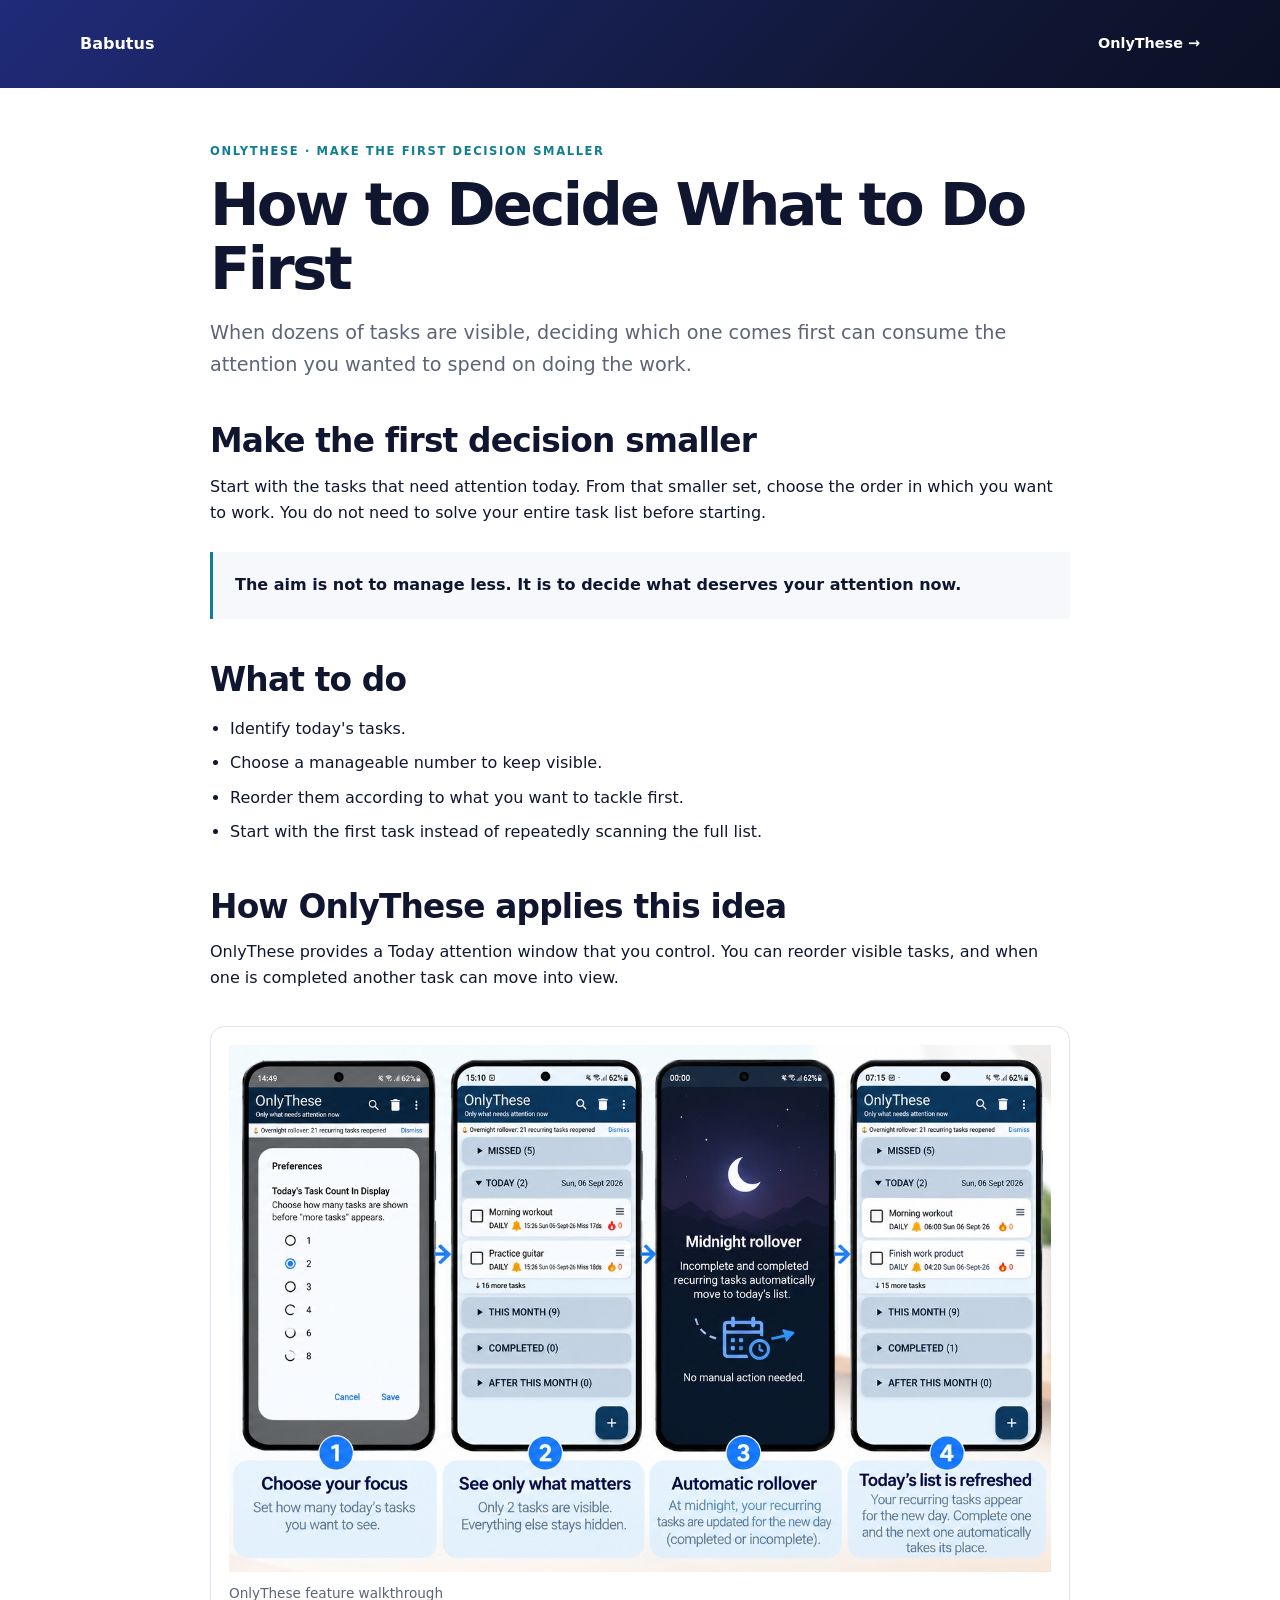
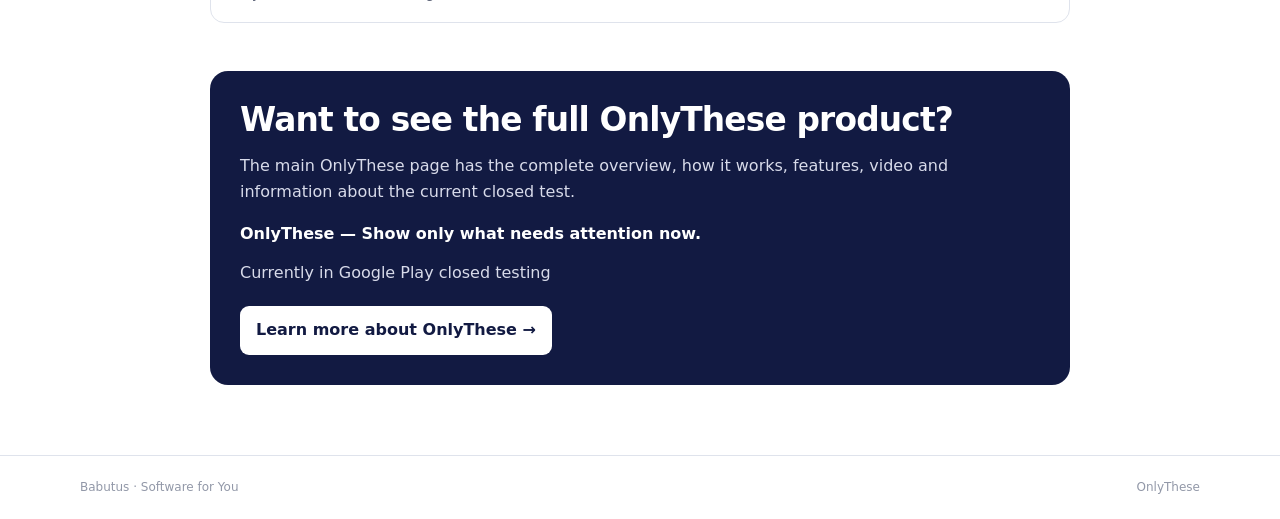
<file: onlythese/deciding-what-to-do-first/index.html>
<!doctype html><html lang="en"><head><meta charset="utf-8"><meta name="viewport" content="width=device-width,initial-scale=1"><title>How to Decide What to Do First | OnlyThese</title><meta name="description" content="Not sure what to do first? Reduce the number of tasks competing for attention and work from a focused Today view."><meta name="robots" content="index, follow"><meta name="author" content="Babutus"><link rel="canonical" href="https://babutus.com/onlythese/deciding-what-to-do-first/"><meta property="og:site_name" content="Babutus"><meta property="og:title" content="How to Decide What to Do First | OnlyThese"><meta property="og:description" content="Not sure what to do first? Reduce the number of tasks competing for attention and work from a focused Today view."><meta property="og:url" content="https://babutus.com/onlythese/deciding-what-to-do-first/"><meta property="og:type" content="website"><meta property="og:image" content="https://babutus.com/onlythese/assets/newFeature1.jpg"><meta property="og:image:alt" content="OnlyThese feature graphic"><meta name="twitter:card" content="summary_large_image"><meta name="twitter:title" content="How to Decide What to Do First | OnlyThese"><meta name="twitter:description" content="Not sure what to do first? Reduce the number of tasks competing for attention and work from a focused Today view."><meta name="twitter:image" content="https://babutus.com/onlythese/assets/newFeature1.jpg"><script type="application/ld+json">{"@context":"https://schema.org","@type":"WebPage","name":"How to Decide What to Do First | OnlyThese","description":"Not sure what to do first? Reduce the number of tasks competing for attention and work from a focused Today view.","url":"https://babutus.com/onlythese/deciding-what-to-do-first/","isPartOf":{"@type":"WebSite","name":"Babutus","url":"https://babutus.com/"},"about":{"@type":"SoftwareApplication","name":"OnlyThese","applicationCategory":"ProductivityApplication","operatingSystem":"Android"}}</script><style>:root{--ink:#10162f;--muted:#5d6478;--dark:#121a42;--line:#dfe3ec;--soft:#f6f8fc;--accent:#127e91;--max:860px}*{box-sizing:border-box}body{margin:0;font-family:Inter,ui-sans-serif,system-ui,-apple-system,"Segoe UI",sans-serif;color:var(--ink);line-height:1.65}a{color:inherit}.site-header{height:88px;background:linear-gradient(135deg,#202b79,#101735 72%,#0b1025);display:flex;align-items:center;padding:0 max(22px,calc((100% - 1120px)/2))}.brand,.back{color:#fff;text-decoration:none;font-weight:700}.back{margin-left:auto;font-size:.9rem}main{width:min(100% - 40px,var(--max));margin:auto;padding:54px 0 70px}.eyebrow{color:var(--accent);font-size:.72rem;font-weight:800;letter-spacing:.14em;text-transform:uppercase;margin:0 0 12px}h1{font-size:clamp(2.2rem,5vw,3.7rem);line-height:1.08;letter-spacing:-.045em;margin:0}.dek{font-size:1.2rem;color:var(--muted);margin:16px 0 42px}h2{font-size:clamp(1.55rem,3vw,2.05rem);line-height:1.2;letter-spacing:-.025em;margin:42px 0 12px}p{margin:0 0 16px}.callout{margin:26px 0;padding:20px 22px;border-left:3px solid var(--accent);background:var(--soft);font-weight:650}ul{padding-left:1.25rem;margin:16px 0 26px}li{margin:8px 0}.visual{margin:34px 0}.visual figure{margin:0;padding:18px;border:1px solid var(--line);border-radius:14px;background:#fff}.visual img{display:block;width:100%;height:auto}.visual figcaption{color:var(--muted);font-size:.85rem;margin-top:10px}.closing{margin-top:48px;padding:30px;border-radius:18px;background:var(--dark);color:#fff}.closing p{color:#d8dbea}.product-link{display:inline-block;margin-top:4px;padding:11px 16px;border-radius:9px;background:#fff;color:var(--dark);text-decoration:none;font-weight:700}.site-footer{border-top:1px solid var(--line);padding:22px max(22px,calc((100% - 1120px)/2));color:#9298a8;font-size:.75rem;display:flex;justify-content:space-between}@media(max-width:620px){main{padding-top:36px}.site-footer{flex-direction:column;gap:8px}}</style></head><body><header class="site-header"><a class="brand" href="https://babutus.com/">Babutus</a><a class="back" href="https://babutus.com/#onlythese">OnlyThese →</a></header><main><p class="eyebrow">OnlyThese · Make the first decision smaller</p><h1>How to Decide What to Do First</h1><p class="dek">When dozens of tasks are visible, deciding which one comes first can consume the attention you wanted to spend on doing the work.</p><h2>Make the first decision smaller</h2><p>Start with the tasks that need attention today. From that smaller set, choose the order in which you want to work. You do not need to solve your entire task list before starting.</p><div class="callout">The aim is not to manage less. It is to decide what deserves your attention now.</div><h2>What to do</h2><ul><li>Identify today's tasks.</li><li>Choose a manageable number to keep visible.</li><li>Reorder them according to what you want to tackle first.</li><li>Start with the first task instead of repeatedly scanning the full list.</li></ul><h2>How OnlyThese applies this idea</h2><p>OnlyThese provides a Today attention window that you control. You can reorder visible tasks, and when one is completed another task can move into view.</p><div class="visual"><figure><img src="../assets/newFeature1.jpg" alt="OnlyThese feature walkthrough" loading="lazy"><figcaption>OnlyThese feature walkthrough</figcaption></figure></div><section class="closing"><h2 style="margin-top:0">Want to see the full OnlyThese product?</h2><p>The main OnlyThese page has the complete overview, how it works, features, video and information about the current closed test.</p><strong>OnlyThese — Show only what needs attention now.</strong><p style="margin-top:12px">Currently in Google Play closed testing</p><a class="product-link" href="https://babutus.com/#onlythese">Learn more about OnlyThese →</a></section></main><footer class="site-footer"><span>Babutus · Software for You</span><span>OnlyThese</span></footer></body></html>
</file>
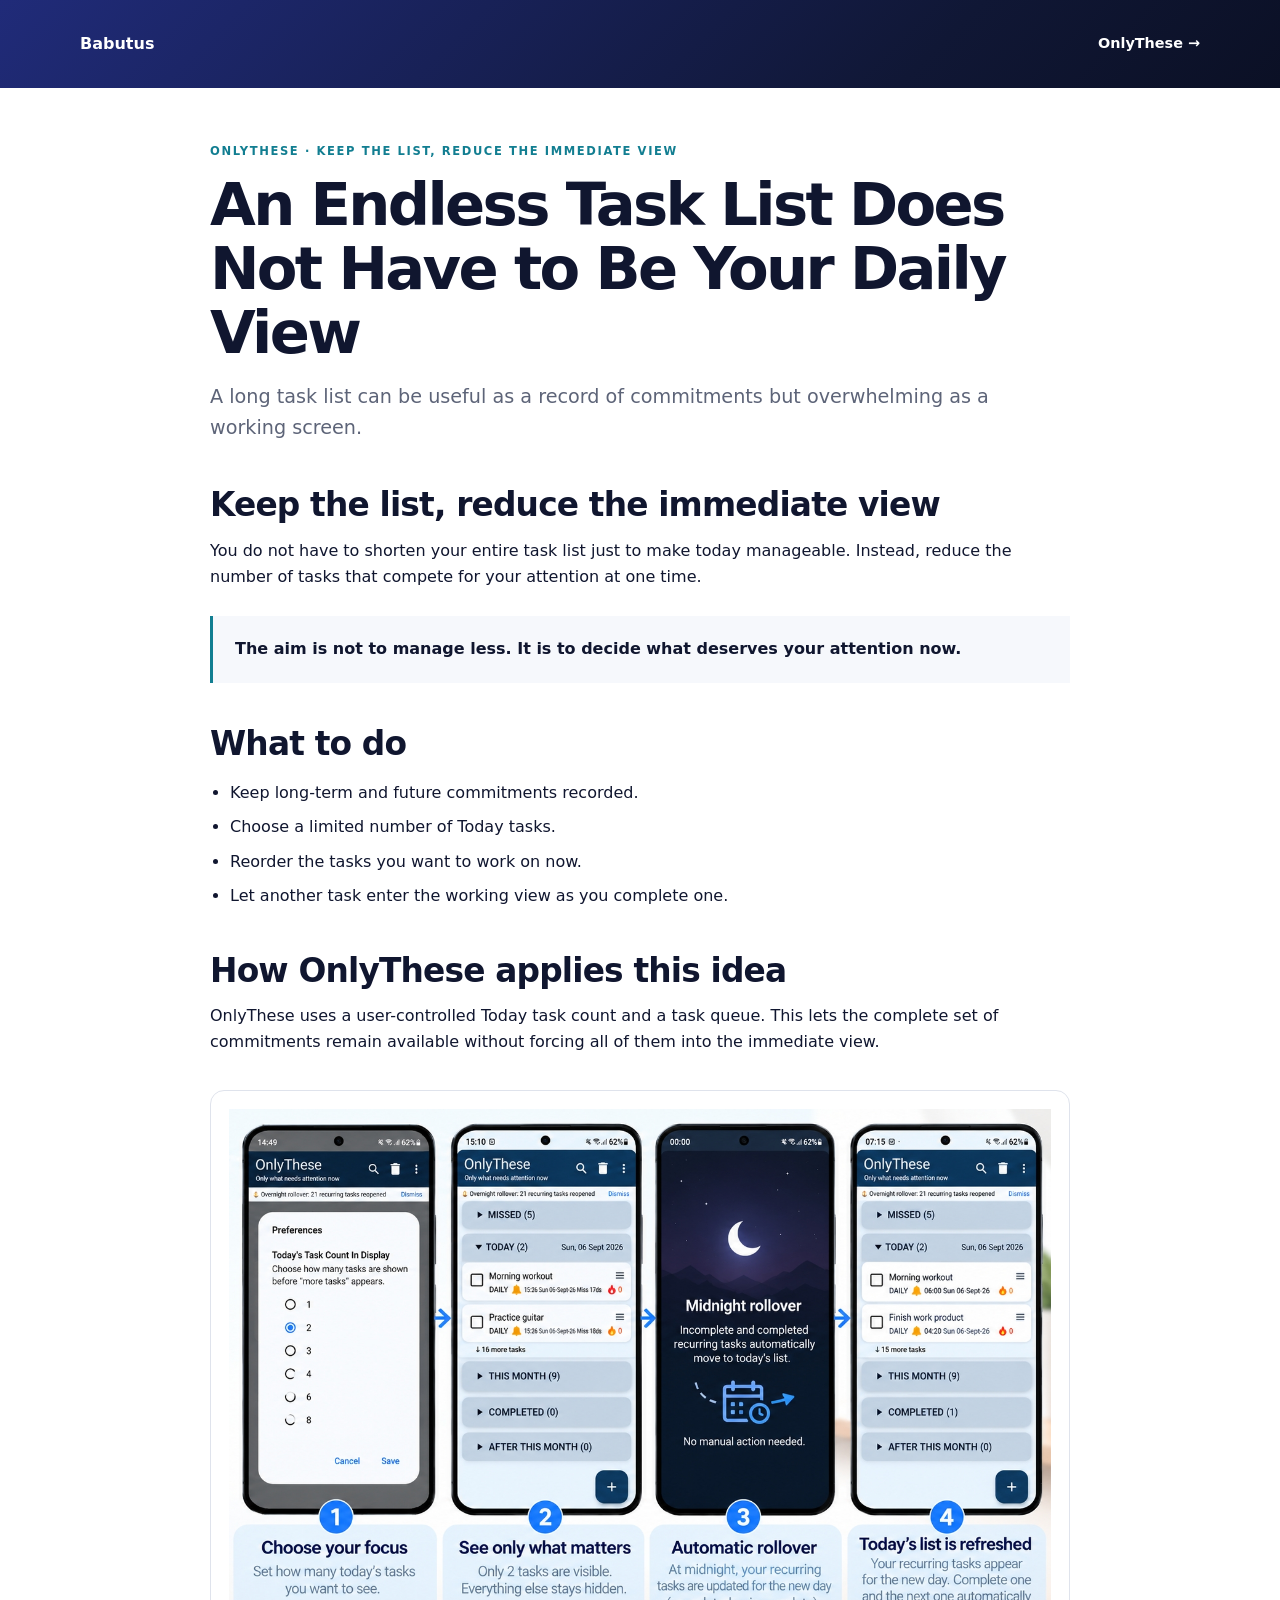
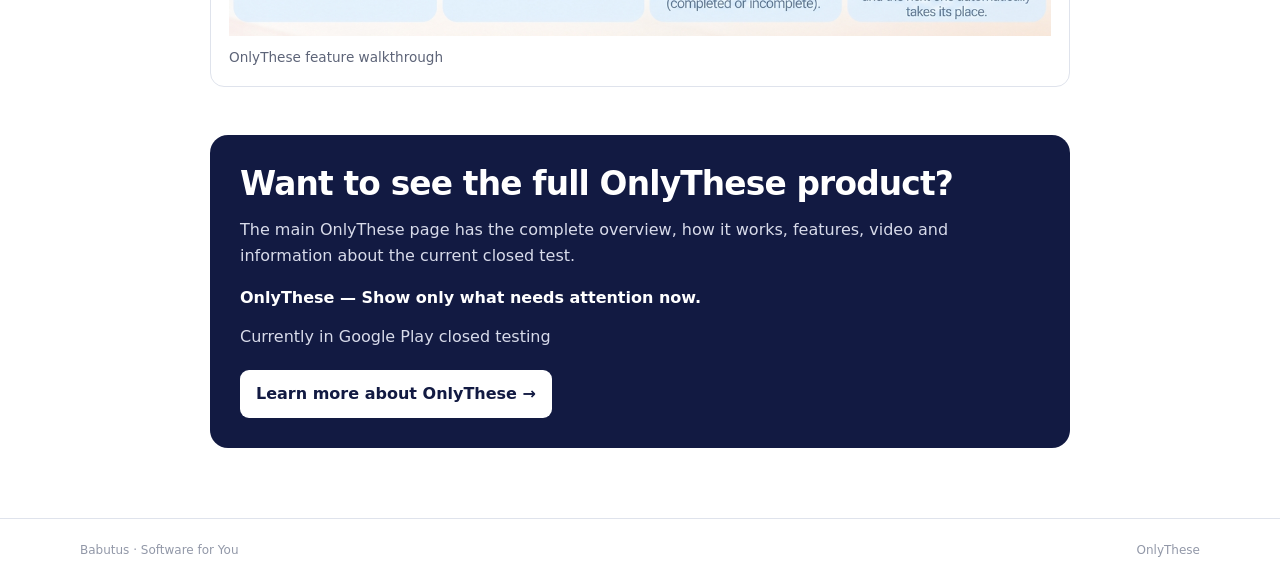
<file: onlythese/endless-task-lists/index.html>
<!doctype html><html lang="en"><head><meta charset="utf-8"><meta name="viewport" content="width=device-width,initial-scale=1"><title>How to Manage an Endless Task List Without Seeing Everything | OnlyThese</title><meta name="description" content="An endless task list can make everything feel important. Learn how to keep a long task list while working from a smaller immediate view."><meta name="robots" content="index, follow"><meta name="author" content="Babutus"><link rel="canonical" href="https://babutus.com/onlythese/endless-task-lists/"><meta property="og:site_name" content="Babutus"><meta property="og:title" content="How to Manage an Endless Task List Without Seeing Everything | OnlyThese"><meta property="og:description" content="An endless task list can make everything feel important. Learn how to keep a long task list while working from a smaller immediate view."><meta property="og:url" content="https://babutus.com/onlythese/endless-task-lists/"><meta property="og:type" content="website"><meta property="og:image" content="https://babutus.com/onlythese/assets/newFeature1.jpg"><meta property="og:image:alt" content="OnlyThese feature graphic"><meta name="twitter:card" content="summary_large_image"><meta name="twitter:title" content="How to Manage an Endless Task List Without Seeing Everything | OnlyThese"><meta name="twitter:description" content="An endless task list can make everything feel important. Learn how to keep a long task list while working from a smaller immediate view."><meta name="twitter:image" content="https://babutus.com/onlythese/assets/newFeature1.jpg"><script type="application/ld+json">{"@context":"https://schema.org","@type":"WebPage","name":"How to Manage an Endless Task List Without Seeing Everything | OnlyThese","description":"An endless task list can make everything feel important. Learn how to keep a long task list while working from a smaller immediate view.","url":"https://babutus.com/onlythese/endless-task-lists/","isPartOf":{"@type":"WebSite","name":"Babutus","url":"https://babutus.com/"},"about":{"@type":"SoftwareApplication","name":"OnlyThese","applicationCategory":"ProductivityApplication","operatingSystem":"Android"}}</script><style>:root{--ink:#10162f;--muted:#5d6478;--dark:#121a42;--line:#dfe3ec;--soft:#f6f8fc;--accent:#127e91;--max:860px}*{box-sizing:border-box}body{margin:0;font-family:Inter,ui-sans-serif,system-ui,-apple-system,"Segoe UI",sans-serif;color:var(--ink);line-height:1.65}a{color:inherit}.site-header{height:88px;background:linear-gradient(135deg,#202b79,#101735 72%,#0b1025);display:flex;align-items:center;padding:0 max(22px,calc((100% - 1120px)/2))}.brand,.back{color:#fff;text-decoration:none;font-weight:700}.back{margin-left:auto;font-size:.9rem}main{width:min(100% - 40px,var(--max));margin:auto;padding:54px 0 70px}.eyebrow{color:var(--accent);font-size:.72rem;font-weight:800;letter-spacing:.14em;text-transform:uppercase;margin:0 0 12px}h1{font-size:clamp(2.2rem,5vw,3.7rem);line-height:1.08;letter-spacing:-.045em;margin:0}.dek{font-size:1.2rem;color:var(--muted);margin:16px 0 42px}h2{font-size:clamp(1.55rem,3vw,2.05rem);line-height:1.2;letter-spacing:-.025em;margin:42px 0 12px}p{margin:0 0 16px}.callout{margin:26px 0;padding:20px 22px;border-left:3px solid var(--accent);background:var(--soft);font-weight:650}ul{padding-left:1.25rem;margin:16px 0 26px}li{margin:8px 0}.visual{margin:34px 0}.visual figure{margin:0;padding:18px;border:1px solid var(--line);border-radius:14px;background:#fff}.visual img{display:block;width:100%;height:auto}.visual figcaption{color:var(--muted);font-size:.85rem;margin-top:10px}.closing{margin-top:48px;padding:30px;border-radius:18px;background:var(--dark);color:#fff}.closing p{color:#d8dbea}.product-link{display:inline-block;margin-top:4px;padding:11px 16px;border-radius:9px;background:#fff;color:var(--dark);text-decoration:none;font-weight:700}.site-footer{border-top:1px solid var(--line);padding:22px max(22px,calc((100% - 1120px)/2));color:#9298a8;font-size:.75rem;display:flex;justify-content:space-between}@media(max-width:620px){main{padding-top:36px}.site-footer{flex-direction:column;gap:8px}}</style></head><body><header class="site-header"><a class="brand" href="https://babutus.com/">Babutus</a><a class="back" href="https://babutus.com/#onlythese">OnlyThese →</a></header><main><p class="eyebrow">OnlyThese · Keep the list, reduce the immediate view</p><h1>An Endless Task List Does Not Have to Be Your Daily View</h1><p class="dek">A long task list can be useful as a record of commitments but overwhelming as a working screen.</p><h2>Keep the list, reduce the immediate view</h2><p>You do not have to shorten your entire task list just to make today manageable. Instead, reduce the number of tasks that compete for your attention at one time.</p><div class="callout">The aim is not to manage less. It is to decide what deserves your attention now.</div><h2>What to do</h2><ul><li>Keep long-term and future commitments recorded.</li><li>Choose a limited number of Today tasks.</li><li>Reorder the tasks you want to work on now.</li><li>Let another task enter the working view as you complete one.</li></ul><h2>How OnlyThese applies this idea</h2><p>OnlyThese uses a user-controlled Today task count and a task queue. This lets the complete set of commitments remain available without forcing all of them into the immediate view.</p><div class="visual"><figure><img src="../assets/newFeature1.jpg" alt="OnlyThese feature walkthrough" loading="lazy"><figcaption>OnlyThese feature walkthrough</figcaption></figure></div><section class="closing"><h2 style="margin-top:0">Want to see the full OnlyThese product?</h2><p>The main OnlyThese page has the complete overview, how it works, features, video and information about the current closed test.</p><strong>OnlyThese — Show only what needs attention now.</strong><p style="margin-top:12px">Currently in Google Play closed testing</p><a class="product-link" href="https://babutus.com/#onlythese">Learn more about OnlyThese →</a></section></main><footer class="site-footer"><span>Babutus · Software for You</span><span>OnlyThese</span></footer></body></html>
</file>
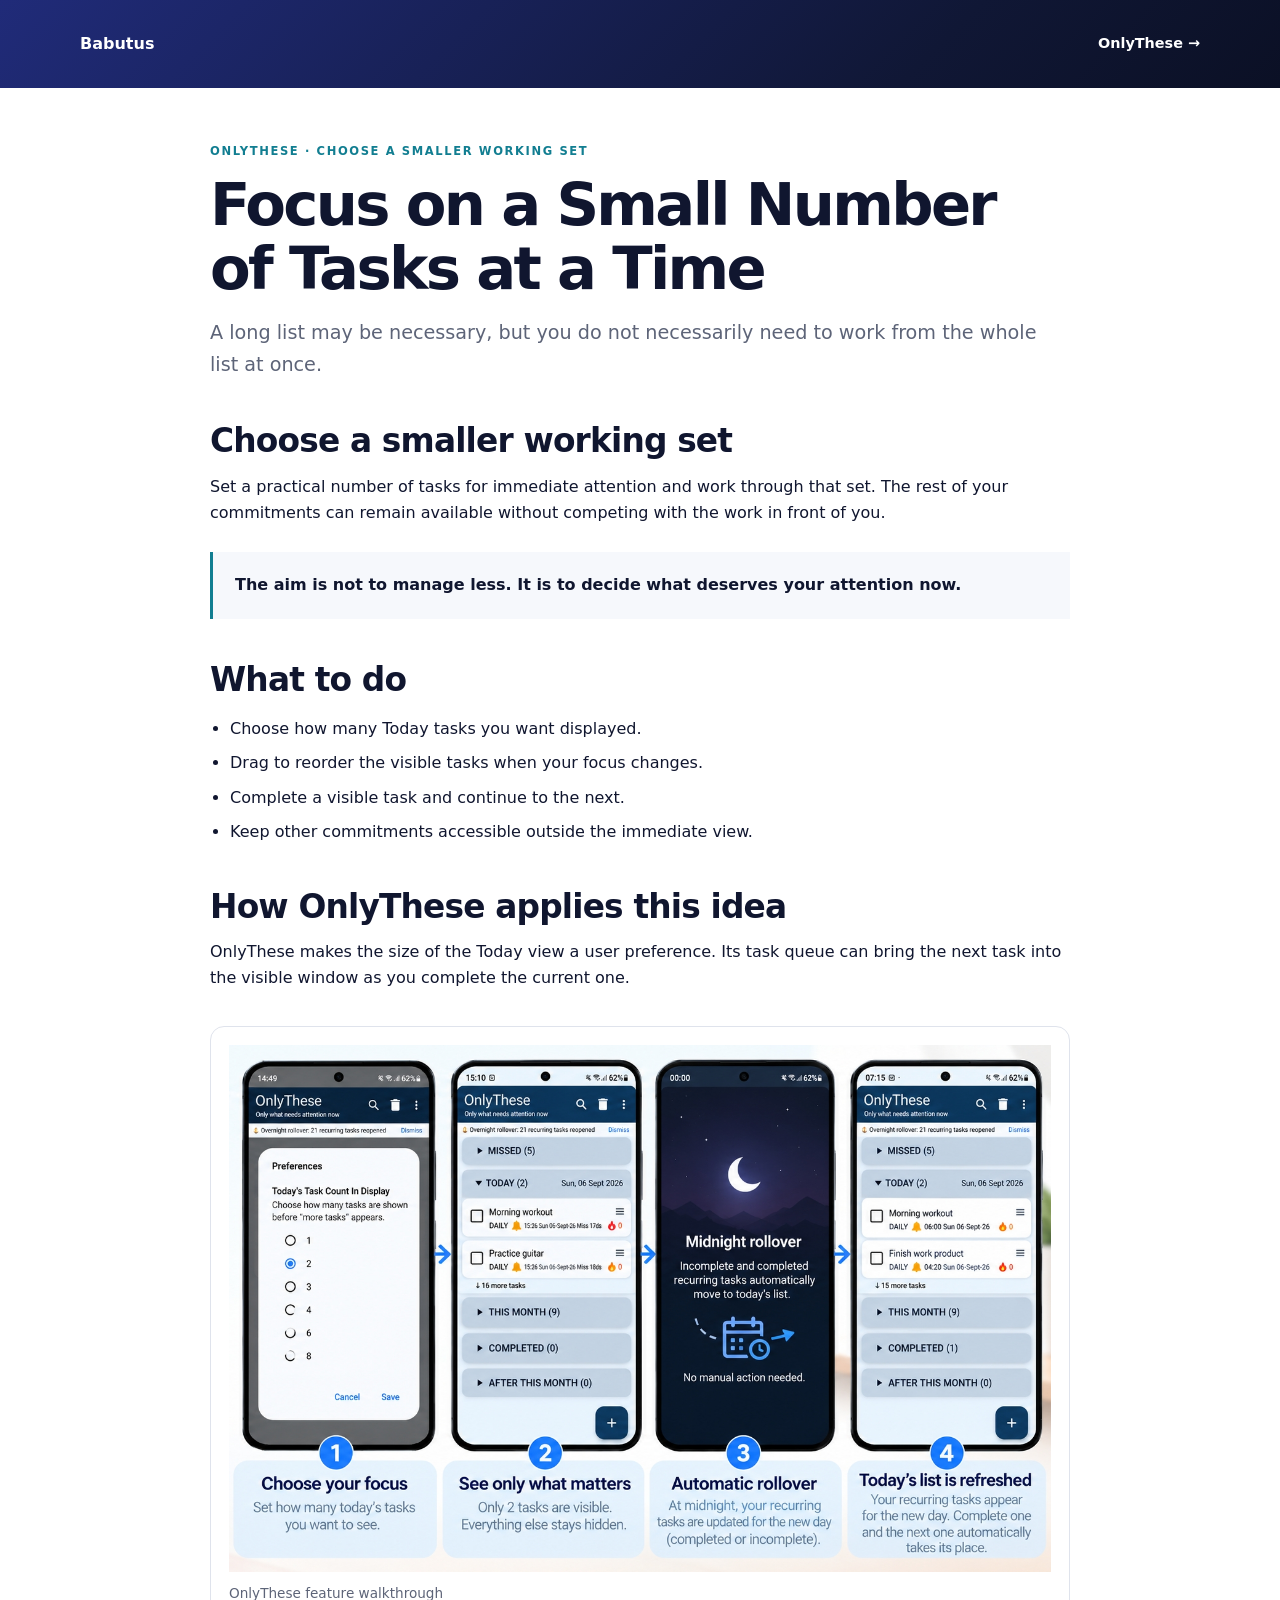
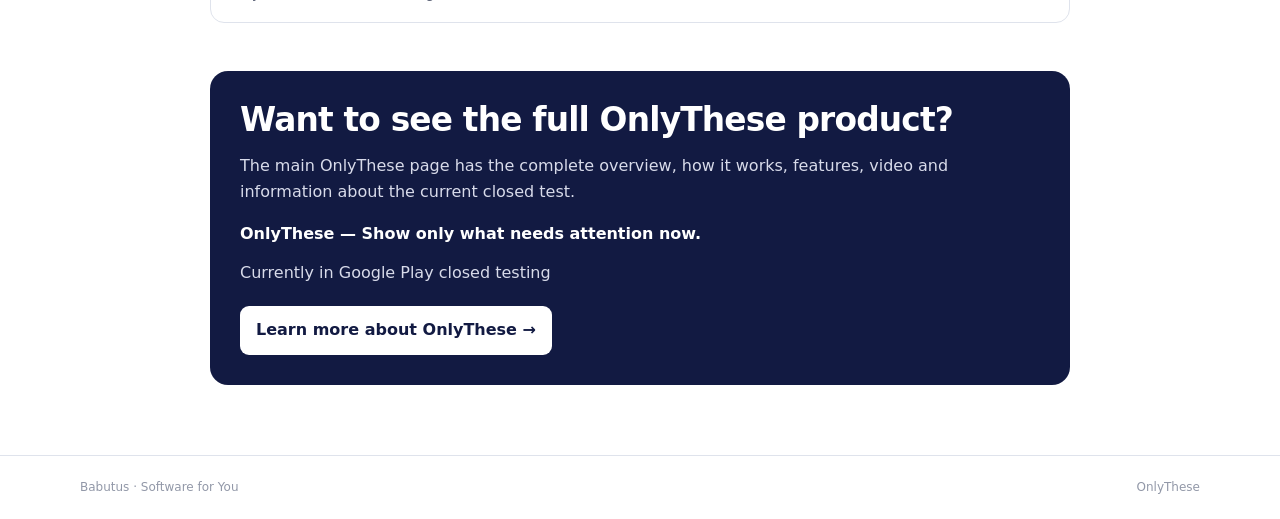
<file: onlythese/focus-on-fewer-tasks/index.html>
<!doctype html><html lang="en"><head><meta charset="utf-8"><meta name="viewport" content="width=device-width,initial-scale=1"><title>How to Focus on a Small Number of Tasks | OnlyThese</title><meta name="description" content="Want to focus on fewer tasks at a time? Learn how a limited working set can make a long task list easier to act on."><meta name="robots" content="index, follow"><meta name="author" content="Babutus"><link rel="canonical" href="https://babutus.com/onlythese/focus-on-fewer-tasks/"><meta property="og:site_name" content="Babutus"><meta property="og:title" content="How to Focus on a Small Number of Tasks | OnlyThese"><meta property="og:description" content="Want to focus on fewer tasks at a time? Learn how a limited working set can make a long task list easier to act on."><meta property="og:url" content="https://babutus.com/onlythese/focus-on-fewer-tasks/"><meta property="og:type" content="website"><meta property="og:image" content="https://babutus.com/onlythese/assets/newFeature1.jpg"><meta property="og:image:alt" content="OnlyThese feature graphic"><meta name="twitter:card" content="summary_large_image"><meta name="twitter:title" content="How to Focus on a Small Number of Tasks | OnlyThese"><meta name="twitter:description" content="Want to focus on fewer tasks at a time? Learn how a limited working set can make a long task list easier to act on."><meta name="twitter:image" content="https://babutus.com/onlythese/assets/newFeature1.jpg"><script type="application/ld+json">{"@context":"https://schema.org","@type":"WebPage","name":"How to Focus on a Small Number of Tasks | OnlyThese","description":"Want to focus on fewer tasks at a time? Learn how a limited working set can make a long task list easier to act on.","url":"https://babutus.com/onlythese/focus-on-fewer-tasks/","isPartOf":{"@type":"WebSite","name":"Babutus","url":"https://babutus.com/"},"about":{"@type":"SoftwareApplication","name":"OnlyThese","applicationCategory":"ProductivityApplication","operatingSystem":"Android"}}</script><style>:root{--ink:#10162f;--muted:#5d6478;--dark:#121a42;--line:#dfe3ec;--soft:#f6f8fc;--accent:#127e91;--max:860px}*{box-sizing:border-box}body{margin:0;font-family:Inter,ui-sans-serif,system-ui,-apple-system,"Segoe UI",sans-serif;color:var(--ink);line-height:1.65}a{color:inherit}.site-header{height:88px;background:linear-gradient(135deg,#202b79,#101735 72%,#0b1025);display:flex;align-items:center;padding:0 max(22px,calc((100% - 1120px)/2))}.brand,.back{color:#fff;text-decoration:none;font-weight:700}.back{margin-left:auto;font-size:.9rem}main{width:min(100% - 40px,var(--max));margin:auto;padding:54px 0 70px}.eyebrow{color:var(--accent);font-size:.72rem;font-weight:800;letter-spacing:.14em;text-transform:uppercase;margin:0 0 12px}h1{font-size:clamp(2.2rem,5vw,3.7rem);line-height:1.08;letter-spacing:-.045em;margin:0}.dek{font-size:1.2rem;color:var(--muted);margin:16px 0 42px}h2{font-size:clamp(1.55rem,3vw,2.05rem);line-height:1.2;letter-spacing:-.025em;margin:42px 0 12px}p{margin:0 0 16px}.callout{margin:26px 0;padding:20px 22px;border-left:3px solid var(--accent);background:var(--soft);font-weight:650}ul{padding-left:1.25rem;margin:16px 0 26px}li{margin:8px 0}.visual{margin:34px 0}.visual figure{margin:0;padding:18px;border:1px solid var(--line);border-radius:14px;background:#fff}.visual img{display:block;width:100%;height:auto}.visual figcaption{color:var(--muted);font-size:.85rem;margin-top:10px}.closing{margin-top:48px;padding:30px;border-radius:18px;background:var(--dark);color:#fff}.closing p{color:#d8dbea}.product-link{display:inline-block;margin-top:4px;padding:11px 16px;border-radius:9px;background:#fff;color:var(--dark);text-decoration:none;font-weight:700}.site-footer{border-top:1px solid var(--line);padding:22px max(22px,calc((100% - 1120px)/2));color:#9298a8;font-size:.75rem;display:flex;justify-content:space-between}@media(max-width:620px){main{padding-top:36px}.site-footer{flex-direction:column;gap:8px}}</style></head><body><header class="site-header"><a class="brand" href="https://babutus.com/">Babutus</a><a class="back" href="https://babutus.com/#onlythese">OnlyThese →</a></header><main><p class="eyebrow">OnlyThese · Choose a smaller working set</p><h1>Focus on a Small Number of Tasks at a Time</h1><p class="dek">A long list may be necessary, but you do not necessarily need to work from the whole list at once.</p><h2>Choose a smaller working set</h2><p>Set a practical number of tasks for immediate attention and work through that set. The rest of your commitments can remain available without competing with the work in front of you.</p><div class="callout">The aim is not to manage less. It is to decide what deserves your attention now.</div><h2>What to do</h2><ul><li>Choose how many Today tasks you want displayed.</li><li>Drag to reorder the visible tasks when your focus changes.</li><li>Complete a visible task and continue to the next.</li><li>Keep other commitments accessible outside the immediate view.</li></ul><h2>How OnlyThese applies this idea</h2><p>OnlyThese makes the size of the Today view a user preference. Its task queue can bring the next task into the visible window as you complete the current one.</p><div class="visual"><figure><img src="../assets/newFeature1.jpg" alt="OnlyThese feature walkthrough" loading="lazy"><figcaption>OnlyThese feature walkthrough</figcaption></figure></div><section class="closing"><h2 style="margin-top:0">Want to see the full OnlyThese product?</h2><p>The main OnlyThese page has the complete overview, how it works, features, video and information about the current closed test.</p><strong>OnlyThese — Show only what needs attention now.</strong><p style="margin-top:12px">Currently in Google Play closed testing</p><a class="product-link" href="https://babutus.com/#onlythese">Learn more about OnlyThese →</a></section></main><footer class="site-footer"><span>Babutus · Software for You</span><span>OnlyThese</span></footer></body></html>
</file>
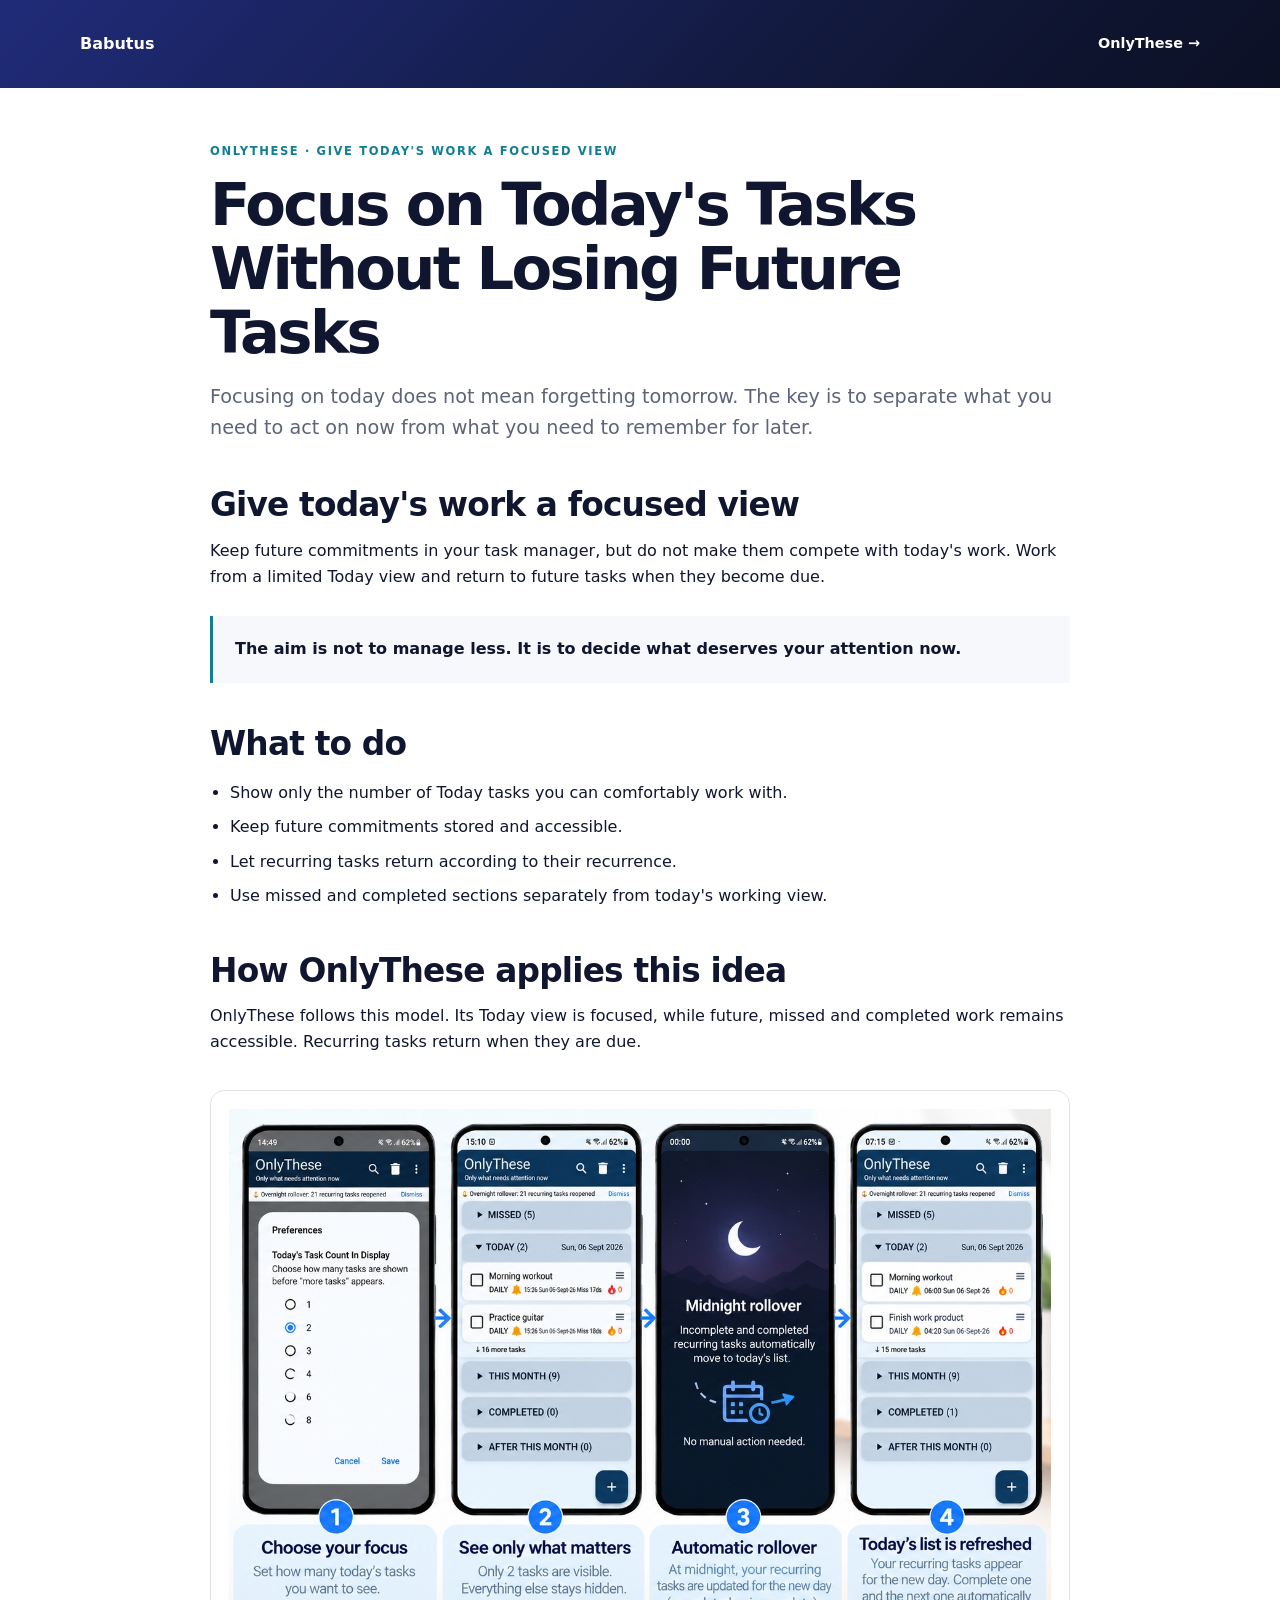
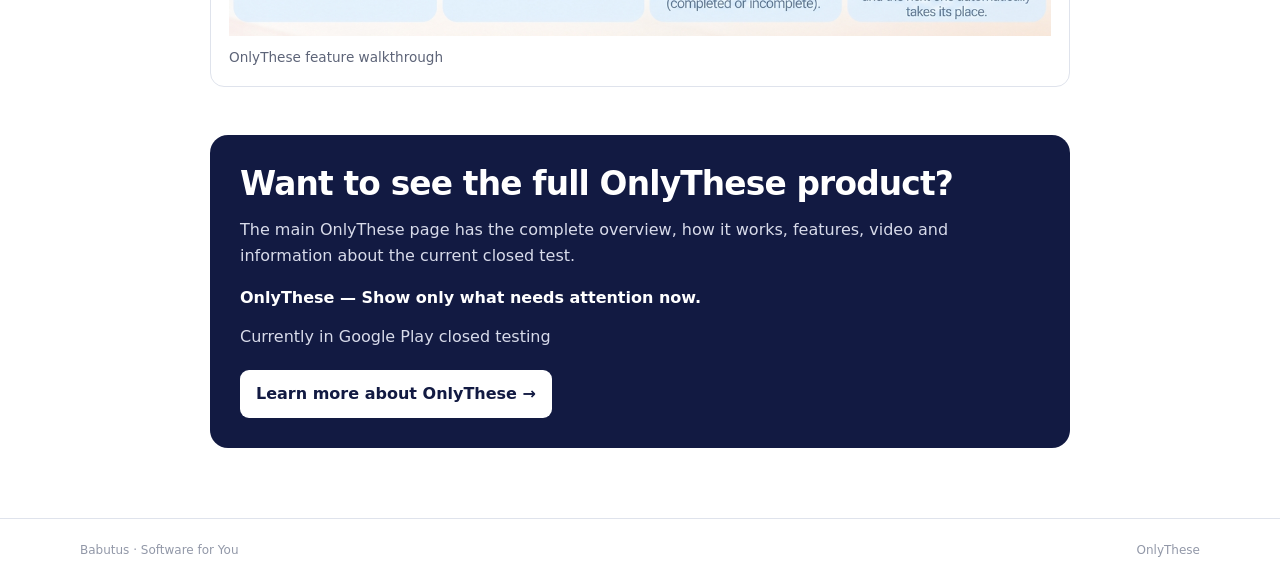
<file: onlythese/focus-on-todays-tasks/index.html>
<!doctype html><html lang="en"><head><meta charset="utf-8"><meta name="viewport" content="width=device-width,initial-scale=1"><title>Focus on Today's Tasks Without Losing Future Tasks | OnlyThese</title><meta name="description" content="Want to focus on today's tasks without losing future commitments? Separate immediate attention from future and recurring work."><meta name="robots" content="index, follow"><meta name="author" content="Babutus"><link rel="canonical" href="https://babutus.com/onlythese/focus-on-todays-tasks/"><meta property="og:site_name" content="Babutus"><meta property="og:title" content="Focus on Today's Tasks Without Losing Future Tasks | OnlyThese"><meta property="og:description" content="Want to focus on today's tasks without losing future commitments? Separate immediate attention from future and recurring work."><meta property="og:url" content="https://babutus.com/onlythese/focus-on-todays-tasks/"><meta property="og:type" content="website"><meta property="og:image" content="https://babutus.com/onlythese/assets/newFeature1.jpg"><meta property="og:image:alt" content="OnlyThese feature graphic"><meta name="twitter:card" content="summary_large_image"><meta name="twitter:title" content="Focus on Today's Tasks Without Losing Future Tasks | OnlyThese"><meta name="twitter:description" content="Want to focus on today's tasks without losing future commitments? Separate immediate attention from future and recurring work."><meta name="twitter:image" content="https://babutus.com/onlythese/assets/newFeature1.jpg"><script type="application/ld+json">{"@context":"https://schema.org","@type":"WebPage","name":"Focus on Today's Tasks Without Losing Future Tasks | OnlyThese","description":"Want to focus on today's tasks without losing future commitments? Separate immediate attention from future and recurring work.","url":"https://babutus.com/onlythese/focus-on-todays-tasks/","isPartOf":{"@type":"WebSite","name":"Babutus","url":"https://babutus.com/"},"about":{"@type":"SoftwareApplication","name":"OnlyThese","applicationCategory":"ProductivityApplication","operatingSystem":"Android"}}</script><style>:root{--ink:#10162f;--muted:#5d6478;--dark:#121a42;--line:#dfe3ec;--soft:#f6f8fc;--accent:#127e91;--max:860px}*{box-sizing:border-box}body{margin:0;font-family:Inter,ui-sans-serif,system-ui,-apple-system,"Segoe UI",sans-serif;color:var(--ink);line-height:1.65}a{color:inherit}.site-header{height:88px;background:linear-gradient(135deg,#202b79,#101735 72%,#0b1025);display:flex;align-items:center;padding:0 max(22px,calc((100% - 1120px)/2))}.brand,.back{color:#fff;text-decoration:none;font-weight:700}.back{margin-left:auto;font-size:.9rem}main{width:min(100% - 40px,var(--max));margin:auto;padding:54px 0 70px}.eyebrow{color:var(--accent);font-size:.72rem;font-weight:800;letter-spacing:.14em;text-transform:uppercase;margin:0 0 12px}h1{font-size:clamp(2.2rem,5vw,3.7rem);line-height:1.08;letter-spacing:-.045em;margin:0}.dek{font-size:1.2rem;color:var(--muted);margin:16px 0 42px}h2{font-size:clamp(1.55rem,3vw,2.05rem);line-height:1.2;letter-spacing:-.025em;margin:42px 0 12px}p{margin:0 0 16px}.callout{margin:26px 0;padding:20px 22px;border-left:3px solid var(--accent);background:var(--soft);font-weight:650}ul{padding-left:1.25rem;margin:16px 0 26px}li{margin:8px 0}.visual{margin:34px 0}.visual figure{margin:0;padding:18px;border:1px solid var(--line);border-radius:14px;background:#fff}.visual img{display:block;width:100%;height:auto}.visual figcaption{color:var(--muted);font-size:.85rem;margin-top:10px}.closing{margin-top:48px;padding:30px;border-radius:18px;background:var(--dark);color:#fff}.closing p{color:#d8dbea}.product-link{display:inline-block;margin-top:4px;padding:11px 16px;border-radius:9px;background:#fff;color:var(--dark);text-decoration:none;font-weight:700}.site-footer{border-top:1px solid var(--line);padding:22px max(22px,calc((100% - 1120px)/2));color:#9298a8;font-size:.75rem;display:flex;justify-content:space-between}@media(max-width:620px){main{padding-top:36px}.site-footer{flex-direction:column;gap:8px}}</style></head><body><header class="site-header"><a class="brand" href="https://babutus.com/">Babutus</a><a class="back" href="https://babutus.com/#onlythese">OnlyThese →</a></header><main><p class="eyebrow">OnlyThese · Give today's work a focused view</p><h1>Focus on Today's Tasks Without Losing Future Tasks</h1><p class="dek">Focusing on today does not mean forgetting tomorrow. The key is to separate what you need to act on now from what you need to remember for later.</p><h2>Give today's work a focused view</h2><p>Keep future commitments in your task manager, but do not make them compete with today's work. Work from a limited Today view and return to future tasks when they become due.</p><div class="callout">The aim is not to manage less. It is to decide what deserves your attention now.</div><h2>What to do</h2><ul><li>Show only the number of Today tasks you can comfortably work with.</li><li>Keep future commitments stored and accessible.</li><li>Let recurring tasks return according to their recurrence.</li><li>Use missed and completed sections separately from today's working view.</li></ul><h2>How OnlyThese applies this idea</h2><p>OnlyThese follows this model. Its Today view is focused, while future, missed and completed work remains accessible. Recurring tasks return when they are due.</p><div class="visual"><figure><img src="../assets/newFeature1.jpg" alt="OnlyThese feature walkthrough" loading="lazy"><figcaption>OnlyThese feature walkthrough</figcaption></figure></div><section class="closing"><h2 style="margin-top:0">Want to see the full OnlyThese product?</h2><p>The main OnlyThese page has the complete overview, how it works, features, video and information about the current closed test.</p><strong>OnlyThese — Show only what needs attention now.</strong><p style="margin-top:12px">Currently in Google Play closed testing</p><a class="product-link" href="https://babutus.com/#onlythese">Learn more about OnlyThese →</a></section></main><footer class="site-footer"><span>Babutus · Software for You</span><span>OnlyThese</span></footer></body></html>
</file>
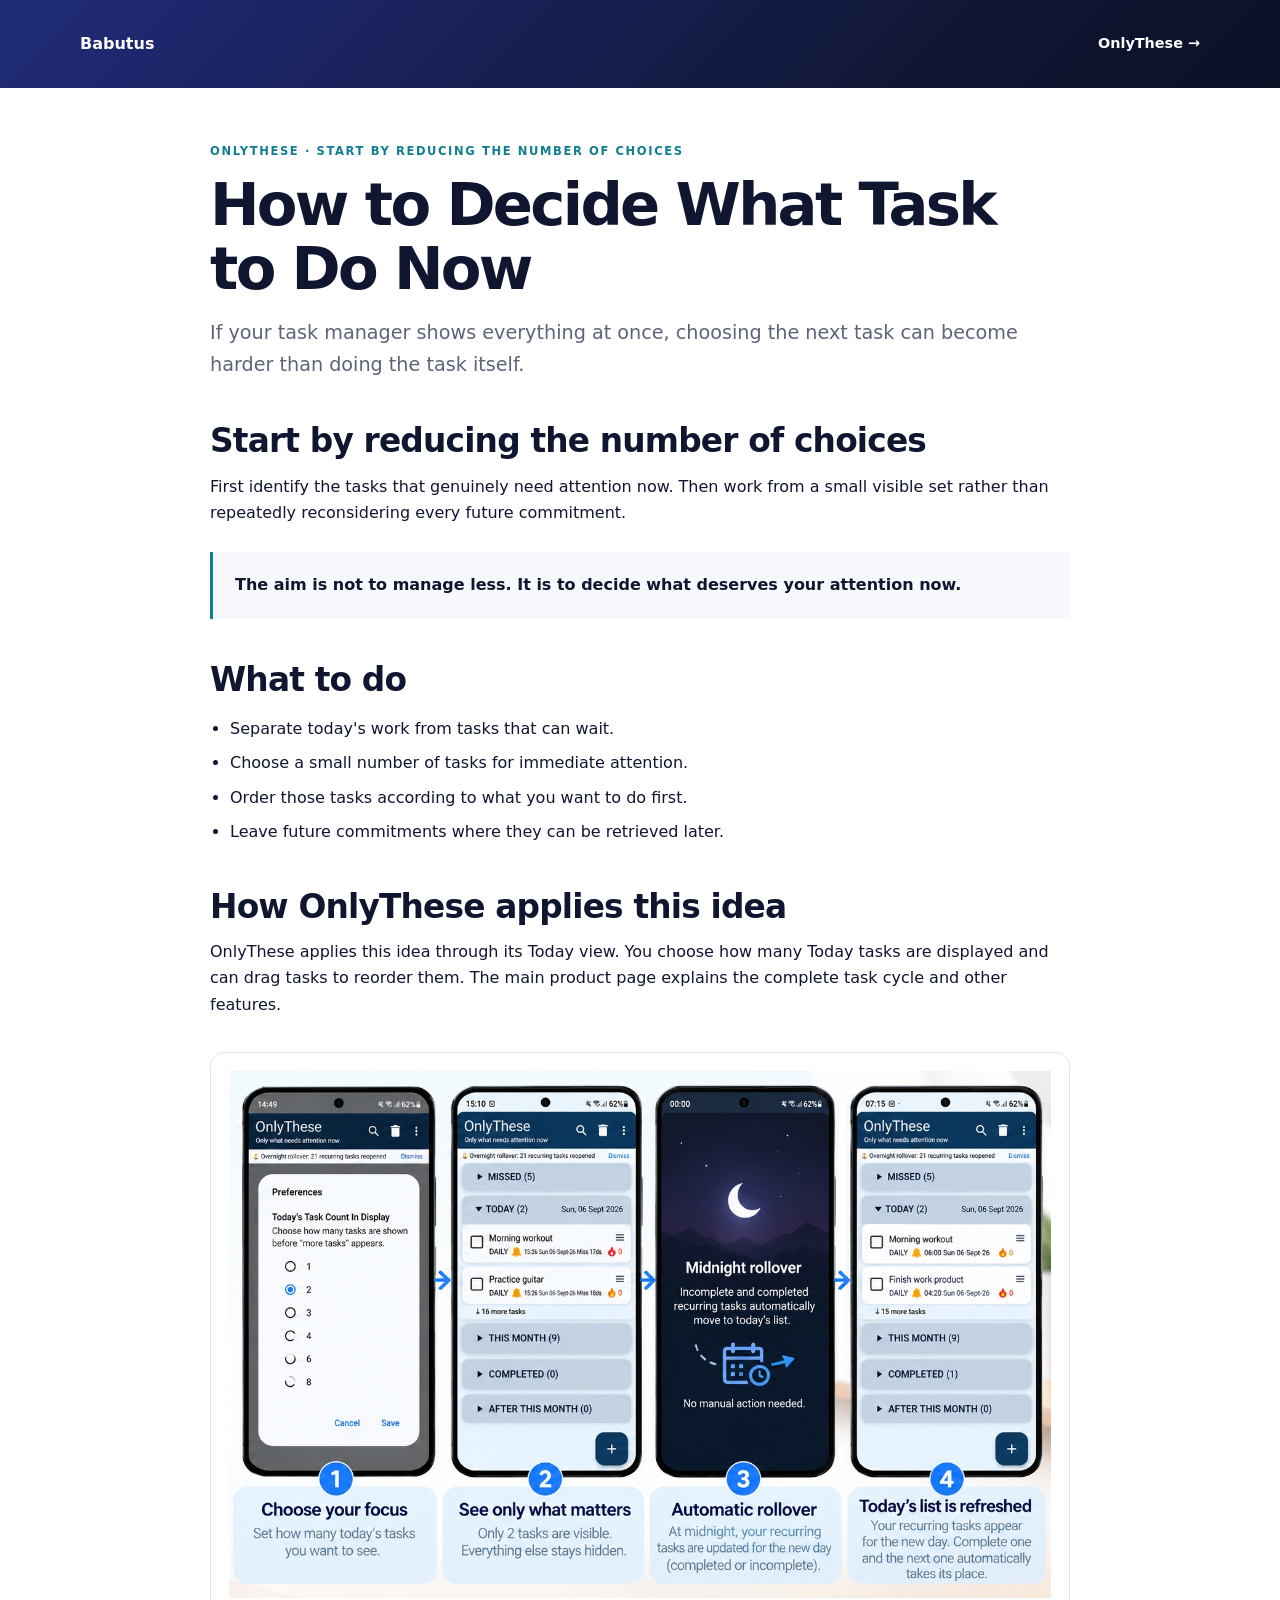
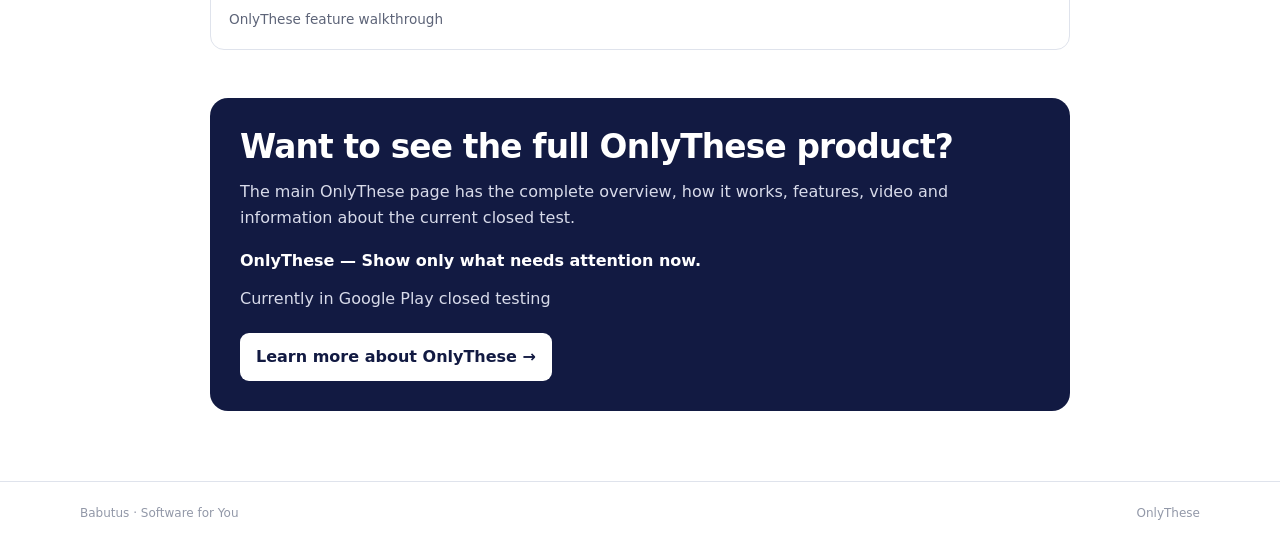
<file: onlythese/how-to-decide-what-task-to-do-now/index.html>
<!doctype html><html lang="en"><head><meta charset="utf-8"><meta name="viewport" content="width=device-width,initial-scale=1"><title>How to Decide What Task to Do Now | OnlyThese</title><meta name="description" content="Not sure what task to do next? Use a simple immediate-attention approach instead of reviewing your entire task list every time."><meta name="robots" content="index, follow"><meta name="author" content="Babutus"><link rel="canonical" href="https://babutus.com/onlythese/how-to-decide-what-task-to-do-now/"><meta property="og:site_name" content="Babutus"><meta property="og:title" content="How to Decide What Task to Do Now | OnlyThese"><meta property="og:description" content="Not sure what task to do next? Use a simple immediate-attention approach instead of reviewing your entire task list every time."><meta property="og:url" content="https://babutus.com/onlythese/how-to-decide-what-task-to-do-now/"><meta property="og:type" content="website"><meta property="og:image" content="https://babutus.com/onlythese/assets/newFeature1.jpg"><meta property="og:image:alt" content="OnlyThese feature graphic"><meta name="twitter:card" content="summary_large_image"><meta name="twitter:title" content="How to Decide What Task to Do Now | OnlyThese"><meta name="twitter:description" content="Not sure what task to do next? Use a simple immediate-attention approach instead of reviewing your entire task list every time."><meta name="twitter:image" content="https://babutus.com/onlythese/assets/newFeature1.jpg"><script type="application/ld+json">{"@context":"https://schema.org","@type":"WebPage","name":"How to Decide What Task to Do Now | OnlyThese","description":"Not sure what task to do next? Use a simple immediate-attention approach instead of reviewing your entire task list every time.","url":"https://babutus.com/onlythese/how-to-decide-what-task-to-do-now/","isPartOf":{"@type":"WebSite","name":"Babutus","url":"https://babutus.com/"},"about":{"@type":"SoftwareApplication","name":"OnlyThese","applicationCategory":"ProductivityApplication","operatingSystem":"Android"}}</script><style>:root{--ink:#10162f;--muted:#5d6478;--dark:#121a42;--line:#dfe3ec;--soft:#f6f8fc;--accent:#127e91;--max:860px}*{box-sizing:border-box}body{margin:0;font-family:Inter,ui-sans-serif,system-ui,-apple-system,"Segoe UI",sans-serif;color:var(--ink);line-height:1.65}a{color:inherit}.site-header{height:88px;background:linear-gradient(135deg,#202b79,#101735 72%,#0b1025);display:flex;align-items:center;padding:0 max(22px,calc((100% - 1120px)/2))}.brand,.back{color:#fff;text-decoration:none;font-weight:700}.back{margin-left:auto;font-size:.9rem}main{width:min(100% - 40px,var(--max));margin:auto;padding:54px 0 70px}.eyebrow{color:var(--accent);font-size:.72rem;font-weight:800;letter-spacing:.14em;text-transform:uppercase;margin:0 0 12px}h1{font-size:clamp(2.2rem,5vw,3.7rem);line-height:1.08;letter-spacing:-.045em;margin:0}.dek{font-size:1.2rem;color:var(--muted);margin:16px 0 42px}h2{font-size:clamp(1.55rem,3vw,2.05rem);line-height:1.2;letter-spacing:-.025em;margin:42px 0 12px}p{margin:0 0 16px}.callout{margin:26px 0;padding:20px 22px;border-left:3px solid var(--accent);background:var(--soft);font-weight:650}ul{padding-left:1.25rem;margin:16px 0 26px}li{margin:8px 0}.visual{margin:34px 0}.visual figure{margin:0;padding:18px;border:1px solid var(--line);border-radius:14px;background:#fff}.visual img{display:block;width:100%;height:auto}.visual figcaption{color:var(--muted);font-size:.85rem;margin-top:10px}.closing{margin-top:48px;padding:30px;border-radius:18px;background:var(--dark);color:#fff}.closing p{color:#d8dbea}.product-link{display:inline-block;margin-top:4px;padding:11px 16px;border-radius:9px;background:#fff;color:var(--dark);text-decoration:none;font-weight:700}.site-footer{border-top:1px solid var(--line);padding:22px max(22px,calc((100% - 1120px)/2));color:#9298a8;font-size:.75rem;display:flex;justify-content:space-between}@media(max-width:620px){main{padding-top:36px}.site-footer{flex-direction:column;gap:8px}}</style></head><body><header class="site-header"><a class="brand" href="https://babutus.com/">Babutus</a><a class="back" href="https://babutus.com/#onlythese">OnlyThese →</a></header><main><p class="eyebrow">OnlyThese · Start by reducing the number of choices</p><h1>How to Decide What Task to Do Now</h1><p class="dek">If your task manager shows everything at once, choosing the next task can become harder than doing the task itself.</p><h2>Start by reducing the number of choices</h2><p>First identify the tasks that genuinely need attention now. Then work from a small visible set rather than repeatedly reconsidering every future commitment.</p><div class="callout">The aim is not to manage less. It is to decide what deserves your attention now.</div><h2>What to do</h2><ul><li>Separate today's work from tasks that can wait.</li><li>Choose a small number of tasks for immediate attention.</li><li>Order those tasks according to what you want to do first.</li><li>Leave future commitments where they can be retrieved later.</li></ul><h2>How OnlyThese applies this idea</h2><p>OnlyThese applies this idea through its Today view. You choose how many Today tasks are displayed and can drag tasks to reorder them. The main product page explains the complete task cycle and other features.</p><div class="visual"><figure><img src="../assets/newFeature1.jpg" alt="OnlyThese preference showing the number of Today tasks to display" loading="lazy"><figcaption>OnlyThese feature walkthrough</figcaption></figure></div><section class="closing"><h2 style="margin-top:0">Want to see the full OnlyThese product?</h2><p>The main OnlyThese page has the complete overview, how it works, features, video and information about the current closed test.</p><strong>OnlyThese — Show only what needs attention now.</strong><p style="margin-top:12px">Currently in Google Play closed testing</p><a class="product-link" href="https://babutus.com/#onlythese">Learn more about OnlyThese →</a></section></main><footer class="site-footer"><span>Babutus · Software for You</span><span>OnlyThese</span></footer></body></html>
</file>
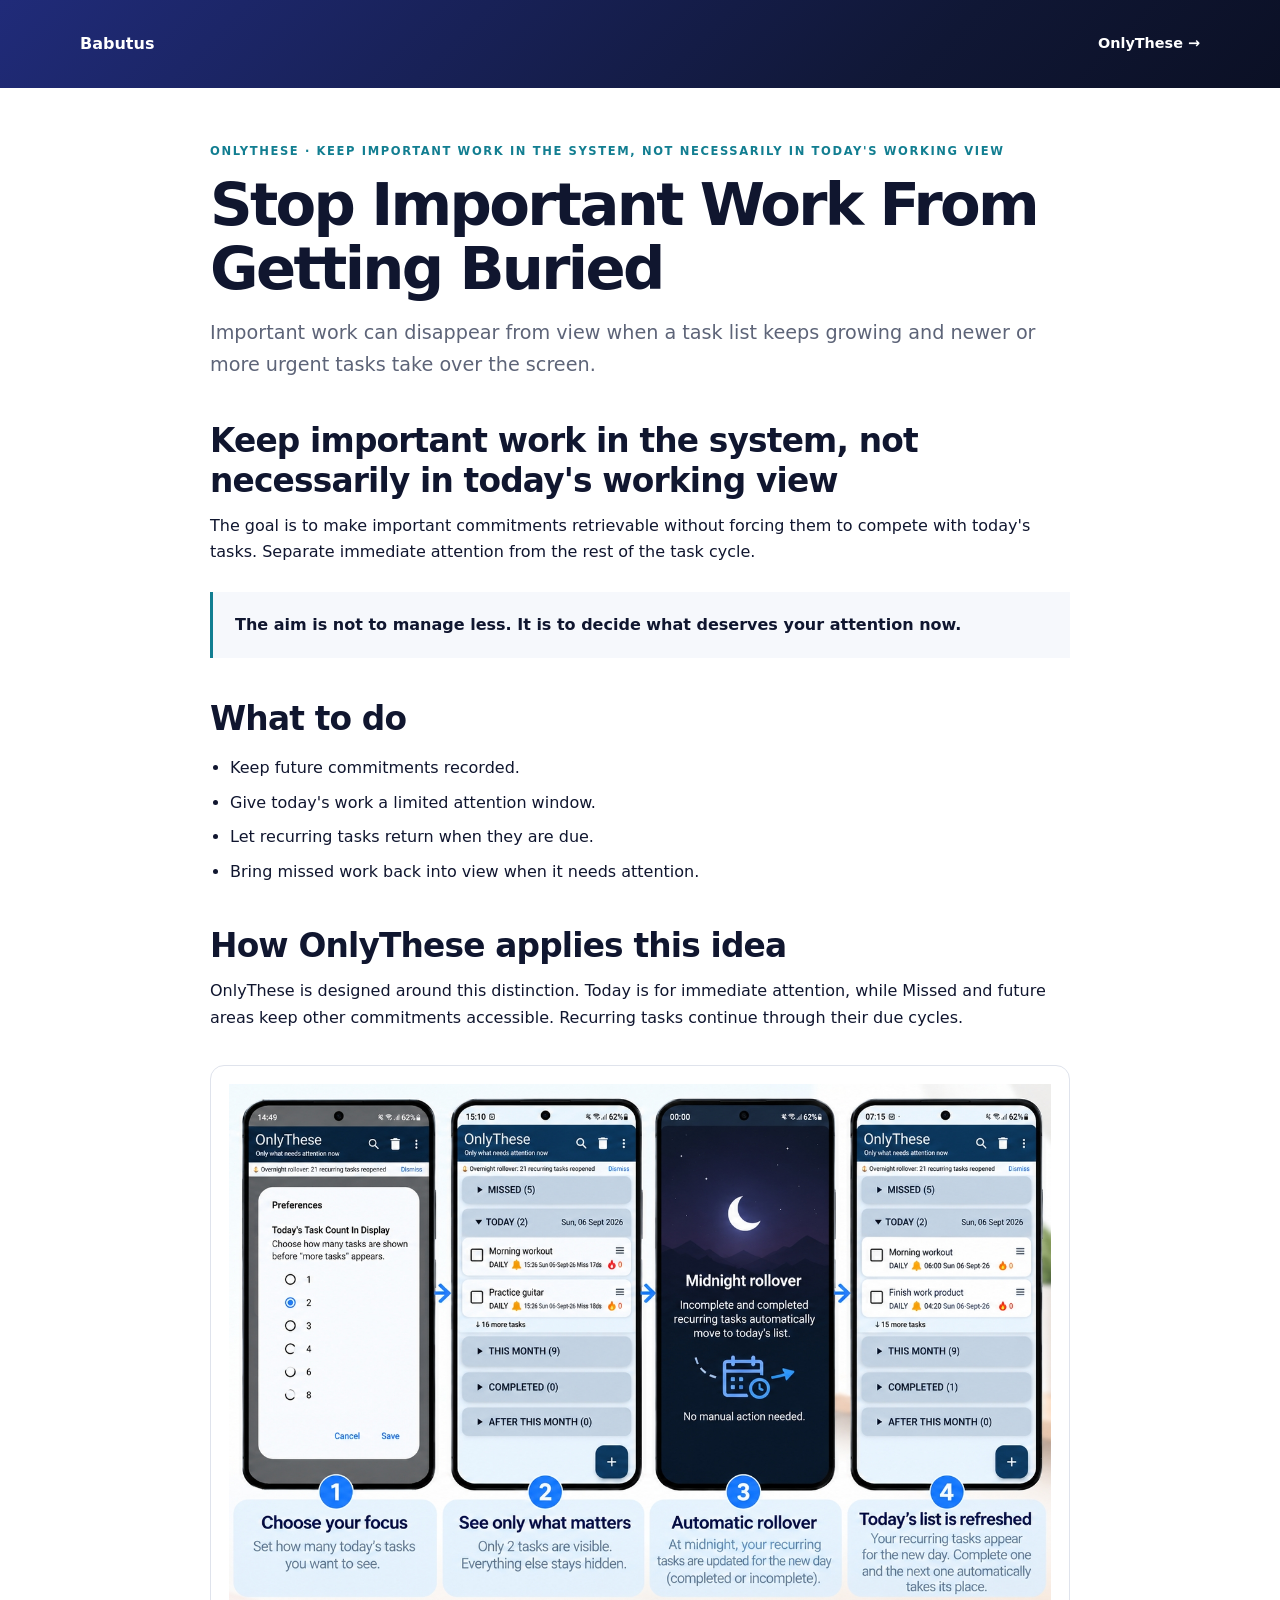
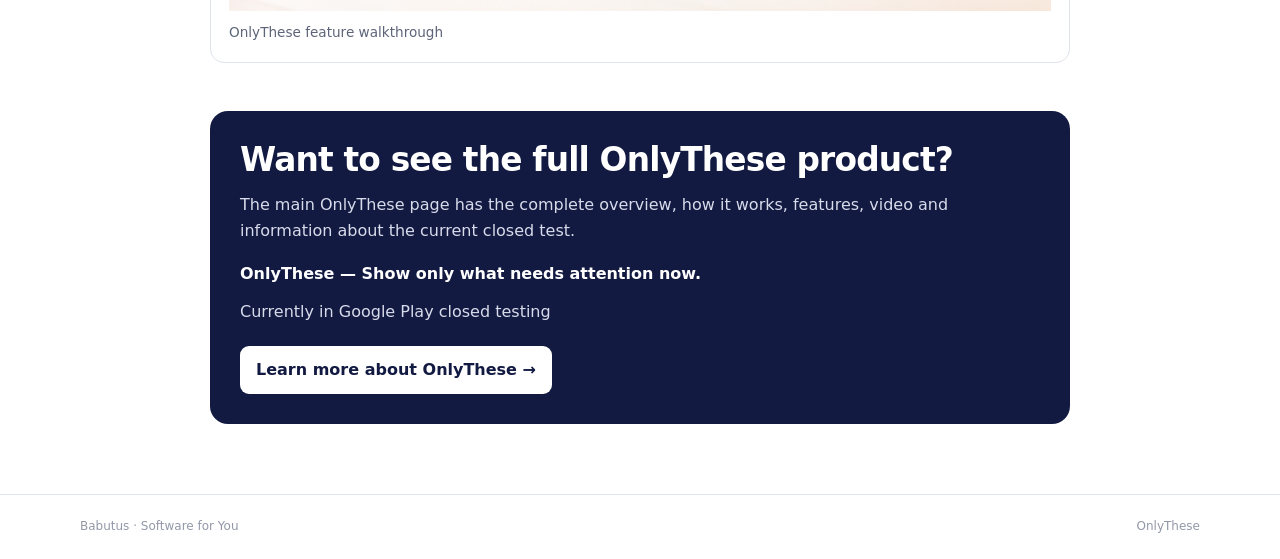
<file: onlythese/important-work-buried/index.html>
<!doctype html><html lang="en"><head><meta charset="utf-8"><meta name="viewport" content="width=device-width,initial-scale=1"><title>How to Stop Important Work From Getting Buried | OnlyThese</title><meta name="description" content="Important tasks can disappear under a growing list of urgent work. Learn how to keep important commitments accessible while focusing on what needs attention now."><meta name="robots" content="index, follow"><meta name="author" content="Babutus"><link rel="canonical" href="https://babutus.com/onlythese/important-work-buried/"><meta property="og:site_name" content="Babutus"><meta property="og:title" content="How to Stop Important Work From Getting Buried | OnlyThese"><meta property="og:description" content="Important tasks can disappear under a growing list of urgent work. Learn how to keep important commitments accessible while focusing on what needs attention now."><meta property="og:url" content="https://babutus.com/onlythese/important-work-buried/"><meta property="og:type" content="website"><meta property="og:image" content="https://babutus.com/onlythese/assets/newFeature1.jpg"><meta property="og:image:alt" content="OnlyThese feature graphic"><meta name="twitter:card" content="summary_large_image"><meta name="twitter:title" content="How to Stop Important Work From Getting Buried | OnlyThese"><meta name="twitter:description" content="Important tasks can disappear under a growing list of urgent work. Learn how to keep important commitments accessible while focusing on what needs attention now."><meta name="twitter:image" content="https://babutus.com/onlythese/assets/newFeature1.jpg"><script type="application/ld+json">{"@context":"https://schema.org","@type":"WebPage","name":"How to Stop Important Work From Getting Buried | OnlyThese","description":"Important tasks can disappear under a growing list of urgent work. Learn how to keep important commitments accessible while focusing on what needs attention now.","url":"https://babutus.com/onlythese/important-work-buried/","isPartOf":{"@type":"WebSite","name":"Babutus","url":"https://babutus.com/"},"about":{"@type":"SoftwareApplication","name":"OnlyThese","applicationCategory":"ProductivityApplication","operatingSystem":"Android"}}</script><style>:root{--ink:#10162f;--muted:#5d6478;--dark:#121a42;--line:#dfe3ec;--soft:#f6f8fc;--accent:#127e91;--max:860px}*{box-sizing:border-box}body{margin:0;font-family:Inter,ui-sans-serif,system-ui,-apple-system,"Segoe UI",sans-serif;color:var(--ink);line-height:1.65}a{color:inherit}.site-header{height:88px;background:linear-gradient(135deg,#202b79,#101735 72%,#0b1025);display:flex;align-items:center;padding:0 max(22px,calc((100% - 1120px)/2))}.brand,.back{color:#fff;text-decoration:none;font-weight:700}.back{margin-left:auto;font-size:.9rem}main{width:min(100% - 40px,var(--max));margin:auto;padding:54px 0 70px}.eyebrow{color:var(--accent);font-size:.72rem;font-weight:800;letter-spacing:.14em;text-transform:uppercase;margin:0 0 12px}h1{font-size:clamp(2.2rem,5vw,3.7rem);line-height:1.08;letter-spacing:-.045em;margin:0}.dek{font-size:1.2rem;color:var(--muted);margin:16px 0 42px}h2{font-size:clamp(1.55rem,3vw,2.05rem);line-height:1.2;letter-spacing:-.025em;margin:42px 0 12px}p{margin:0 0 16px}.callout{margin:26px 0;padding:20px 22px;border-left:3px solid var(--accent);background:var(--soft);font-weight:650}ul{padding-left:1.25rem;margin:16px 0 26px}li{margin:8px 0}.visual{margin:34px 0}.visual figure{margin:0;padding:18px;border:1px solid var(--line);border-radius:14px;background:#fff}.visual img{display:block;width:100%;height:auto}.visual figcaption{color:var(--muted);font-size:.85rem;margin-top:10px}.closing{margin-top:48px;padding:30px;border-radius:18px;background:var(--dark);color:#fff}.closing p{color:#d8dbea}.product-link{display:inline-block;margin-top:4px;padding:11px 16px;border-radius:9px;background:#fff;color:var(--dark);text-decoration:none;font-weight:700}.site-footer{border-top:1px solid var(--line);padding:22px max(22px,calc((100% - 1120px)/2));color:#9298a8;font-size:.75rem;display:flex;justify-content:space-between}@media(max-width:620px){main{padding-top:36px}.site-footer{flex-direction:column;gap:8px}}</style></head><body><header class="site-header"><a class="brand" href="https://babutus.com/">Babutus</a><a class="back" href="https://babutus.com/#onlythese">OnlyThese →</a></header><main><p class="eyebrow">OnlyThese · Keep important work in the system, not necessarily in today's working view</p><h1>Stop Important Work From Getting Buried</h1><p class="dek">Important work can disappear from view when a task list keeps growing and newer or more urgent tasks take over the screen.</p><h2>Keep important work in the system, not necessarily in today's working view</h2><p>The goal is to make important commitments retrievable without forcing them to compete with today's tasks. Separate immediate attention from the rest of the task cycle.</p><div class="callout">The aim is not to manage less. It is to decide what deserves your attention now.</div><h2>What to do</h2><ul><li>Keep future commitments recorded.</li><li>Give today's work a limited attention window.</li><li>Let recurring tasks return when they are due.</li><li>Bring missed work back into view when it needs attention.</li></ul><h2>How OnlyThese applies this idea</h2><p>OnlyThese is designed around this distinction. Today is for immediate attention, while Missed and future areas keep other commitments accessible. Recurring tasks continue through their due cycles.</p><div class="visual"><figure><img src="../assets/newFeature1.jpg" alt="OnlyThese feature walkthrough" loading="lazy"><figcaption>OnlyThese feature walkthrough</figcaption></figure></div><section class="closing"><h2 style="margin-top:0">Want to see the full OnlyThese product?</h2><p>The main OnlyThese page has the complete overview, how it works, features, video and information about the current closed test.</p><strong>OnlyThese — Show only what needs attention now.</strong><p style="margin-top:12px">Currently in Google Play closed testing</p><a class="product-link" href="https://babutus.com/#onlythese">Learn more about OnlyThese →</a></section></main><footer class="site-footer"><span>Babutus · Software for You</span><span>OnlyThese</span></footer></body></html>
</file>
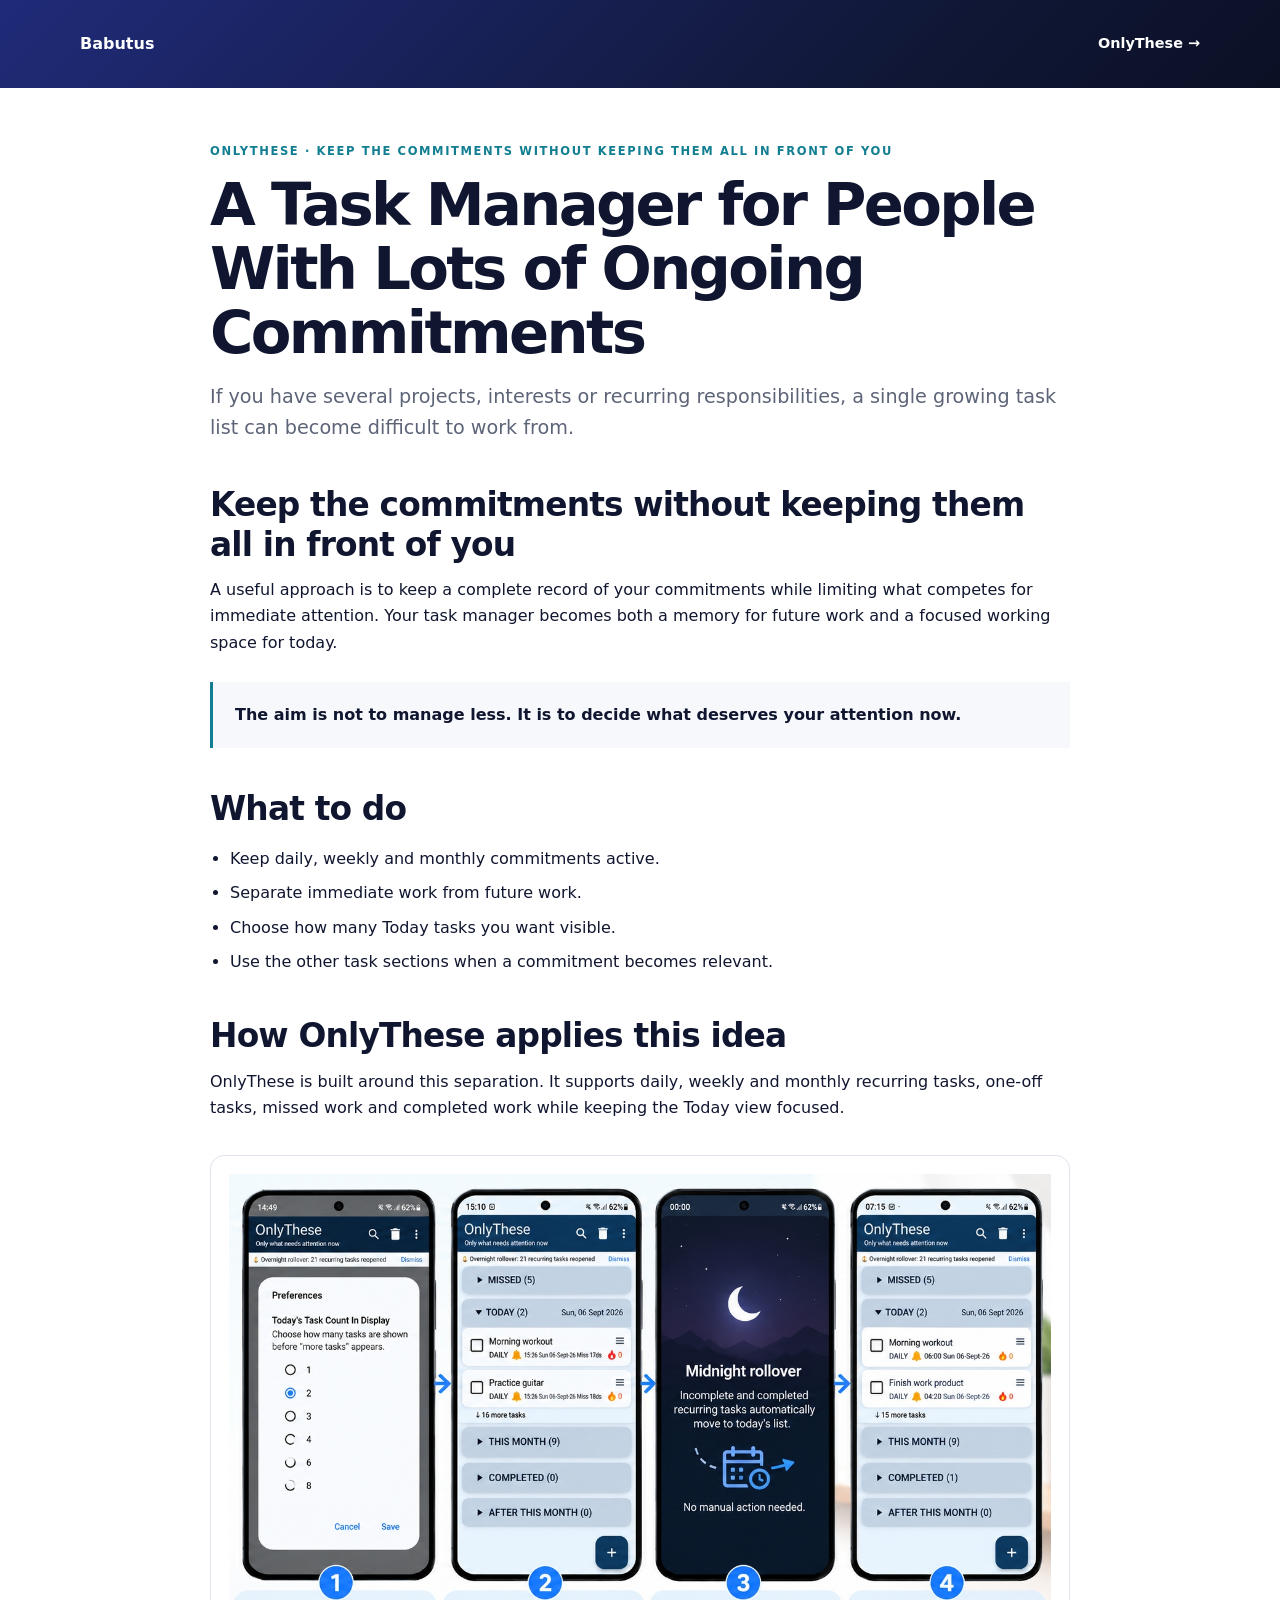
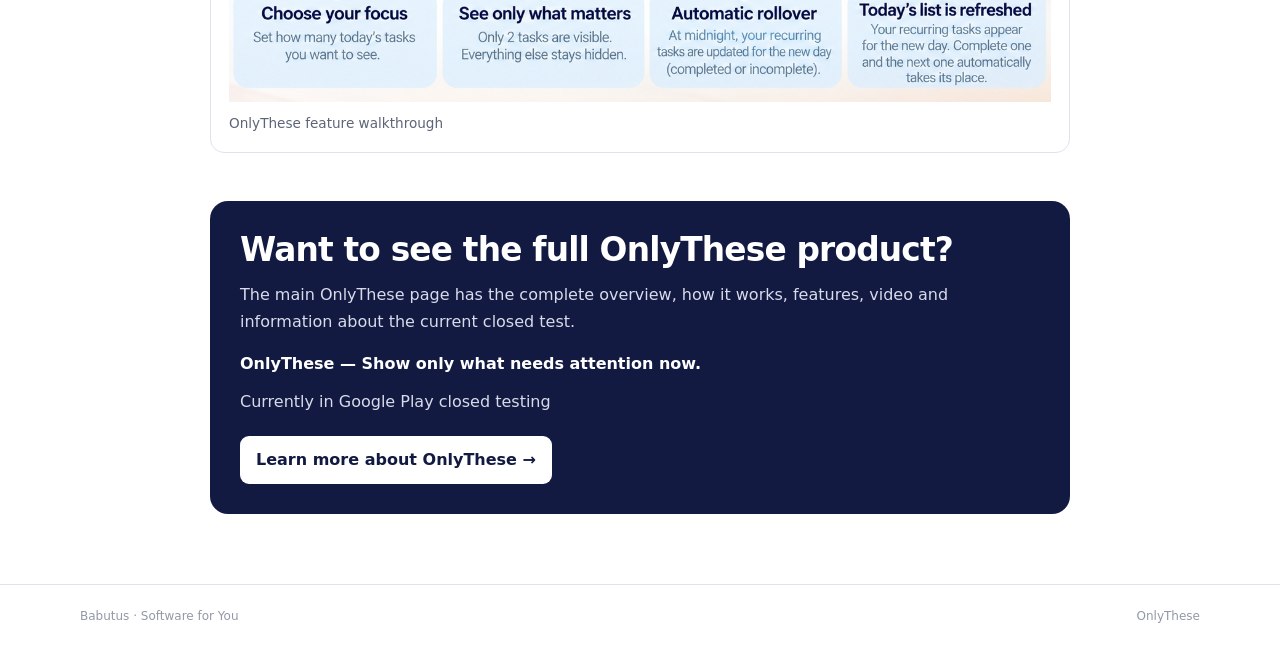
<file: onlythese/task-manager-many-commitments/index.html>
<!doctype html><html lang="en"><head><meta charset="utf-8"><meta name="viewport" content="width=device-width,initial-scale=1"><title>Task Manager for People With Lots of Ongoing Commitments | OnlyThese</title><meta name="description" content="Managing many ongoing commitments? Learn how to keep daily work focused while retaining recurring, future and missed tasks."><meta name="robots" content="index, follow"><meta name="author" content="Babutus"><link rel="canonical" href="https://babutus.com/onlythese/task-manager-many-commitments/"><meta property="og:site_name" content="Babutus"><meta property="og:title" content="Task Manager for People With Lots of Ongoing Commitments | OnlyThese"><meta property="og:description" content="Managing many ongoing commitments? Learn how to keep daily work focused while retaining recurring, future and missed tasks."><meta property="og:url" content="https://babutus.com/onlythese/task-manager-many-commitments/"><meta property="og:type" content="website"><meta property="og:image" content="https://babutus.com/onlythese/assets/newFeature1.jpg"><meta property="og:image:alt" content="OnlyThese feature graphic"><meta name="twitter:card" content="summary_large_image"><meta name="twitter:title" content="Task Manager for People With Lots of Ongoing Commitments | OnlyThese"><meta name="twitter:description" content="Managing many ongoing commitments? Learn how to keep daily work focused while retaining recurring, future and missed tasks."><meta name="twitter:image" content="https://babutus.com/onlythese/assets/newFeature1.jpg"><script type="application/ld+json">{"@context":"https://schema.org","@type":"WebPage","name":"Task Manager for People With Lots of Ongoing Commitments | OnlyThese","description":"Managing many ongoing commitments? Learn how to keep daily work focused while retaining recurring, future and missed tasks.","url":"https://babutus.com/onlythese/task-manager-many-commitments/","isPartOf":{"@type":"WebSite","name":"Babutus","url":"https://babutus.com/"},"about":{"@type":"SoftwareApplication","name":"OnlyThese","applicationCategory":"ProductivityApplication","operatingSystem":"Android"}}</script><style>:root{--ink:#10162f;--muted:#5d6478;--dark:#121a42;--line:#dfe3ec;--soft:#f6f8fc;--accent:#127e91;--max:860px}*{box-sizing:border-box}body{margin:0;font-family:Inter,ui-sans-serif,system-ui,-apple-system,"Segoe UI",sans-serif;color:var(--ink);line-height:1.65}a{color:inherit}.site-header{height:88px;background:linear-gradient(135deg,#202b79,#101735 72%,#0b1025);display:flex;align-items:center;padding:0 max(22px,calc((100% - 1120px)/2))}.brand,.back{color:#fff;text-decoration:none;font-weight:700}.back{margin-left:auto;font-size:.9rem}main{width:min(100% - 40px,var(--max));margin:auto;padding:54px 0 70px}.eyebrow{color:var(--accent);font-size:.72rem;font-weight:800;letter-spacing:.14em;text-transform:uppercase;margin:0 0 12px}h1{font-size:clamp(2.2rem,5vw,3.7rem);line-height:1.08;letter-spacing:-.045em;margin:0}.dek{font-size:1.2rem;color:var(--muted);margin:16px 0 42px}h2{font-size:clamp(1.55rem,3vw,2.05rem);line-height:1.2;letter-spacing:-.025em;margin:42px 0 12px}p{margin:0 0 16px}.callout{margin:26px 0;padding:20px 22px;border-left:3px solid var(--accent);background:var(--soft);font-weight:650}ul{padding-left:1.25rem;margin:16px 0 26px}li{margin:8px 0}.visual{margin:34px 0}.visual figure{margin:0;padding:18px;border:1px solid var(--line);border-radius:14px;background:#fff}.visual img{display:block;width:100%;height:auto}.visual figcaption{color:var(--muted);font-size:.85rem;margin-top:10px}.closing{margin-top:48px;padding:30px;border-radius:18px;background:var(--dark);color:#fff}.closing p{color:#d8dbea}.product-link{display:inline-block;margin-top:4px;padding:11px 16px;border-radius:9px;background:#fff;color:var(--dark);text-decoration:none;font-weight:700}.site-footer{border-top:1px solid var(--line);padding:22px max(22px,calc((100% - 1120px)/2));color:#9298a8;font-size:.75rem;display:flex;justify-content:space-between}@media(max-width:620px){main{padding-top:36px}.site-footer{flex-direction:column;gap:8px}}</style></head><body><header class="site-header"><a class="brand" href="https://babutus.com/">Babutus</a><a class="back" href="https://babutus.com/#onlythese">OnlyThese →</a></header><main><p class="eyebrow">OnlyThese · Keep the commitments without keeping them all in front of you</p><h1>A Task Manager for People With Lots of Ongoing Commitments</h1><p class="dek">If you have several projects, interests or recurring responsibilities, a single growing task list can become difficult to work from.</p><h2>Keep the commitments without keeping them all in front of you</h2><p>A useful approach is to keep a complete record of your commitments while limiting what competes for immediate attention. Your task manager becomes both a memory for future work and a focused working space for today.</p><div class="callout">The aim is not to manage less. It is to decide what deserves your attention now.</div><h2>What to do</h2><ul><li>Keep daily, weekly and monthly commitments active.</li><li>Separate immediate work from future work.</li><li>Choose how many Today tasks you want visible.</li><li>Use the other task sections when a commitment becomes relevant.</li></ul><h2>How OnlyThese applies this idea</h2><p>OnlyThese is built around this separation. It supports daily, weekly and monthly recurring tasks, one-off tasks, missed work and completed work while keeping the Today view focused.</p><div class="visual"><figure><img src="../assets/newFeature1.jpg" alt="OnlyThese feature walkthrough" loading="lazy"><figcaption>OnlyThese feature walkthrough</figcaption></figure></div><section class="closing"><h2 style="margin-top:0">Want to see the full OnlyThese product?</h2><p>The main OnlyThese page has the complete overview, how it works, features, video and information about the current closed test.</p><strong>OnlyThese — Show only what needs attention now.</strong><p style="margin-top:12px">Currently in Google Play closed testing</p><a class="product-link" href="https://babutus.com/#onlythese">Learn more about OnlyThese →</a></section></main><footer class="site-footer"><span>Babutus · Software for You</span><span>OnlyThese</span></footer></body></html>
</file>
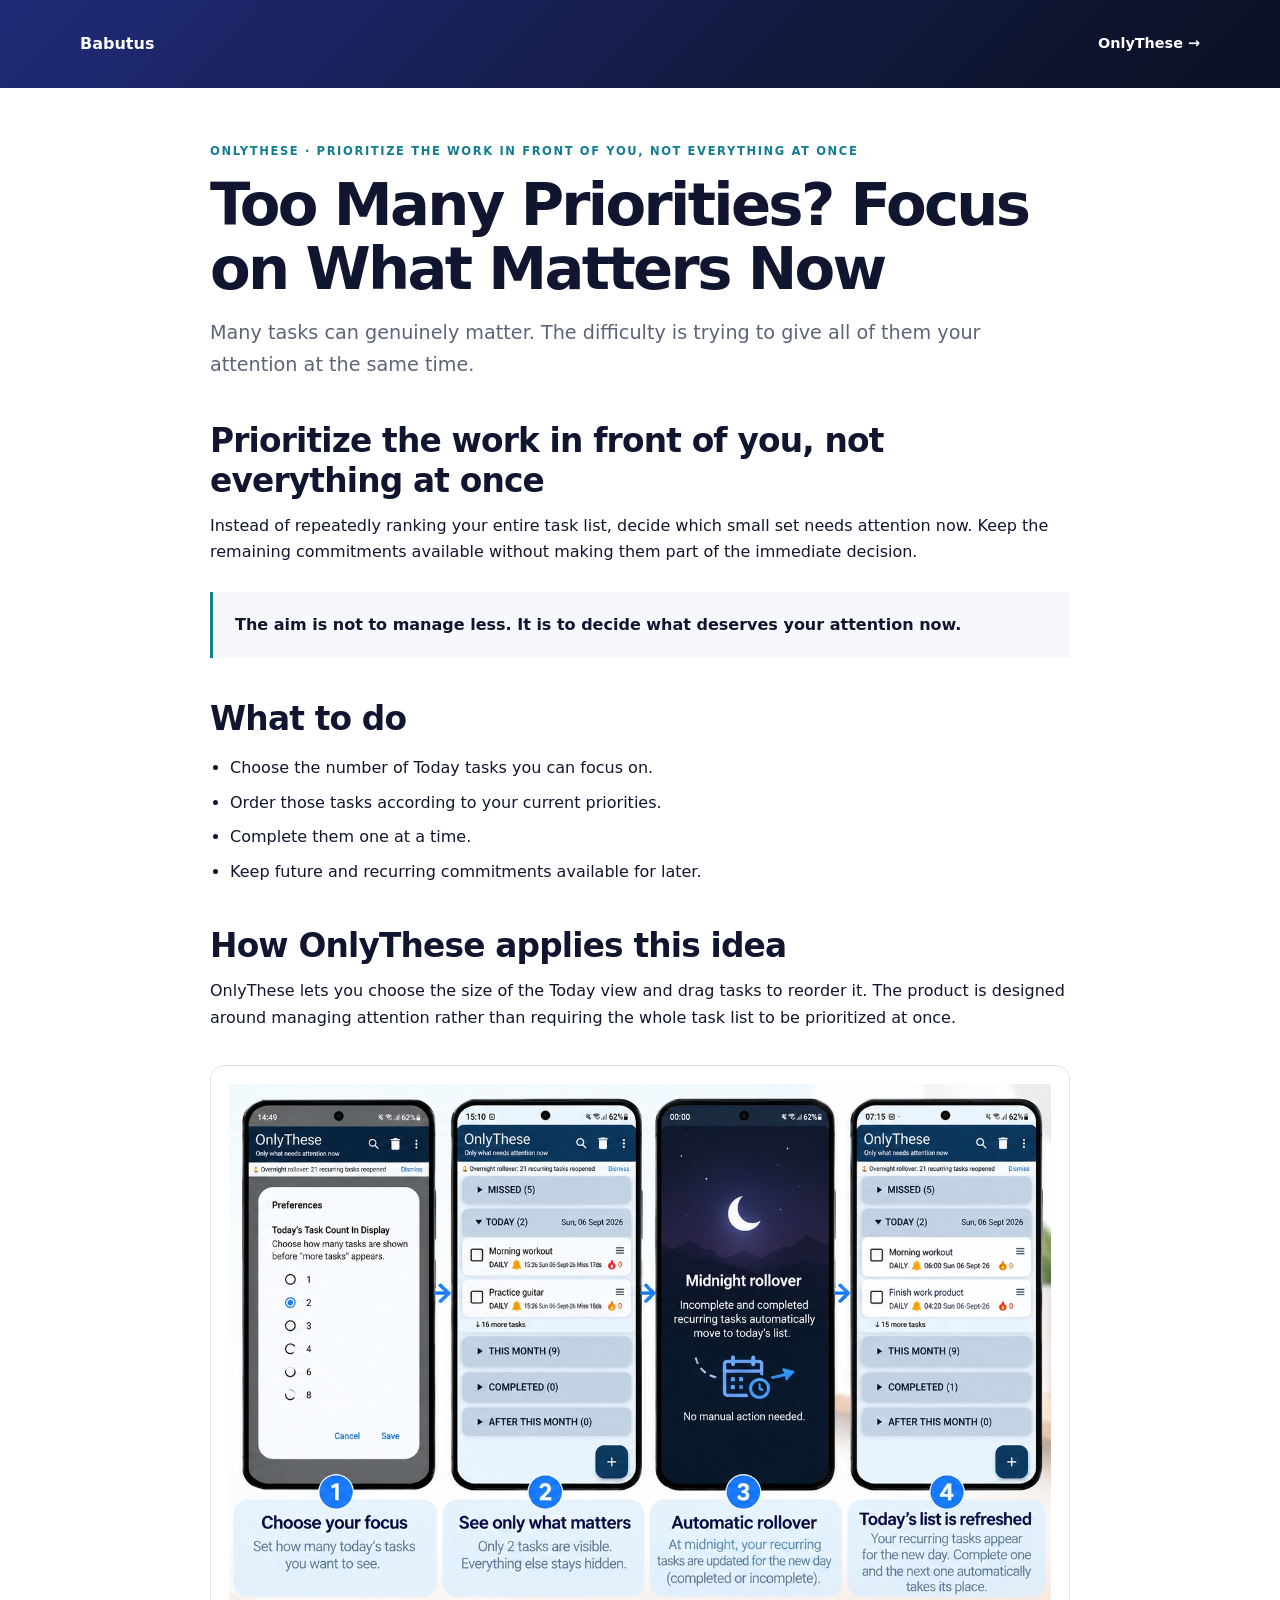
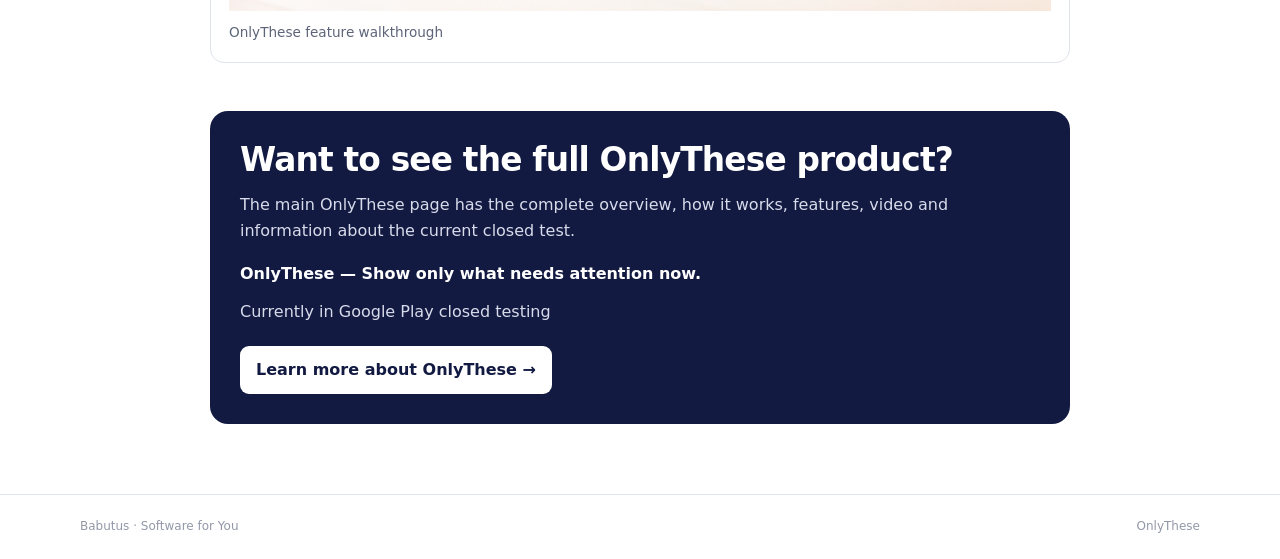
<file: onlythese/too-many-priorities/index.html>
<!doctype html><html lang="en"><head><meta charset="utf-8"><meta name="viewport" content="width=device-width,initial-scale=1"><title>Too Many Priorities? Focus on What Matters Now | OnlyThese</title><meta name="description" content="When everything feels like a priority, deciding what to do next becomes difficult. Learn how to limit immediate attention to a manageable set."><meta name="robots" content="index, follow"><meta name="author" content="Babutus"><link rel="canonical" href="https://babutus.com/onlythese/too-many-priorities/"><meta property="og:site_name" content="Babutus"><meta property="og:title" content="Too Many Priorities? Focus on What Matters Now | OnlyThese"><meta property="og:description" content="When everything feels like a priority, deciding what to do next becomes difficult. Learn how to limit immediate attention to a manageable set."><meta property="og:url" content="https://babutus.com/onlythese/too-many-priorities/"><meta property="og:type" content="website"><meta property="og:image" content="https://babutus.com/onlythese/assets/newFeature1.jpg"><meta property="og:image:alt" content="OnlyThese feature graphic"><meta name="twitter:card" content="summary_large_image"><meta name="twitter:title" content="Too Many Priorities? Focus on What Matters Now | OnlyThese"><meta name="twitter:description" content="When everything feels like a priority, deciding what to do next becomes difficult. Learn how to limit immediate attention to a manageable set."><meta name="twitter:image" content="https://babutus.com/onlythese/assets/newFeature1.jpg"><script type="application/ld+json">{"@context":"https://schema.org","@type":"WebPage","name":"Too Many Priorities? Focus on What Matters Now | OnlyThese","description":"When everything feels like a priority, deciding what to do next becomes difficult. Learn how to limit immediate attention to a manageable set.","url":"https://babutus.com/onlythese/too-many-priorities/","isPartOf":{"@type":"WebSite","name":"Babutus","url":"https://babutus.com/"},"about":{"@type":"SoftwareApplication","name":"OnlyThese","applicationCategory":"ProductivityApplication","operatingSystem":"Android"}}</script><style>:root{--ink:#10162f;--muted:#5d6478;--dark:#121a42;--line:#dfe3ec;--soft:#f6f8fc;--accent:#127e91;--max:860px}*{box-sizing:border-box}body{margin:0;font-family:Inter,ui-sans-serif,system-ui,-apple-system,"Segoe UI",sans-serif;color:var(--ink);line-height:1.65}a{color:inherit}.site-header{height:88px;background:linear-gradient(135deg,#202b79,#101735 72%,#0b1025);display:flex;align-items:center;padding:0 max(22px,calc((100% - 1120px)/2))}.brand,.back{color:#fff;text-decoration:none;font-weight:700}.back{margin-left:auto;font-size:.9rem}main{width:min(100% - 40px,var(--max));margin:auto;padding:54px 0 70px}.eyebrow{color:var(--accent);font-size:.72rem;font-weight:800;letter-spacing:.14em;text-transform:uppercase;margin:0 0 12px}h1{font-size:clamp(2.2rem,5vw,3.7rem);line-height:1.08;letter-spacing:-.045em;margin:0}.dek{font-size:1.2rem;color:var(--muted);margin:16px 0 42px}h2{font-size:clamp(1.55rem,3vw,2.05rem);line-height:1.2;letter-spacing:-.025em;margin:42px 0 12px}p{margin:0 0 16px}.callout{margin:26px 0;padding:20px 22px;border-left:3px solid var(--accent);background:var(--soft);font-weight:650}ul{padding-left:1.25rem;margin:16px 0 26px}li{margin:8px 0}.visual{margin:34px 0}.visual figure{margin:0;padding:18px;border:1px solid var(--line);border-radius:14px;background:#fff}.visual img{display:block;width:100%;height:auto}.visual figcaption{color:var(--muted);font-size:.85rem;margin-top:10px}.closing{margin-top:48px;padding:30px;border-radius:18px;background:var(--dark);color:#fff}.closing p{color:#d8dbea}.product-link{display:inline-block;margin-top:4px;padding:11px 16px;border-radius:9px;background:#fff;color:var(--dark);text-decoration:none;font-weight:700}.site-footer{border-top:1px solid var(--line);padding:22px max(22px,calc((100% - 1120px)/2));color:#9298a8;font-size:.75rem;display:flex;justify-content:space-between}@media(max-width:620px){main{padding-top:36px}.site-footer{flex-direction:column;gap:8px}}</style></head><body><header class="site-header"><a class="brand" href="https://babutus.com/">Babutus</a><a class="back" href="https://babutus.com/#onlythese">OnlyThese →</a></header><main><p class="eyebrow">OnlyThese · Prioritize the work in front of you, not everything at once</p><h1>Too Many Priorities? Focus on What Matters Now</h1><p class="dek">Many tasks can genuinely matter. The difficulty is trying to give all of them your attention at the same time.</p><h2>Prioritize the work in front of you, not everything at once</h2><p>Instead of repeatedly ranking your entire task list, decide which small set needs attention now. Keep the remaining commitments available without making them part of the immediate decision.</p><div class="callout">The aim is not to manage less. It is to decide what deserves your attention now.</div><h2>What to do</h2><ul><li>Choose the number of Today tasks you can focus on.</li><li>Order those tasks according to your current priorities.</li><li>Complete them one at a time.</li><li>Keep future and recurring commitments available for later.</li></ul><h2>How OnlyThese applies this idea</h2><p>OnlyThese lets you choose the size of the Today view and drag tasks to reorder it. The product is designed around managing attention rather than requiring the whole task list to be prioritized at once.</p><div class="visual"><figure><img src="../assets/newFeature1.jpg" alt="OnlyThese preference for setting the number of Today tasks" loading="lazy"><figcaption>OnlyThese feature walkthrough</figcaption></figure></div><section class="closing"><h2 style="margin-top:0">Want to see the full OnlyThese product?</h2><p>The main OnlyThese page has the complete overview, how it works, features, video and information about the current closed test.</p><strong>OnlyThese — Show only what needs attention now.</strong><p style="margin-top:12px">Currently in Google Play closed testing</p><a class="product-link" href="https://babutus.com/#onlythese">Learn more about OnlyThese →</a></section></main><footer class="site-footer"><span>Babutus · Software for You</span><span>OnlyThese</span></footer></body></html>
</file>
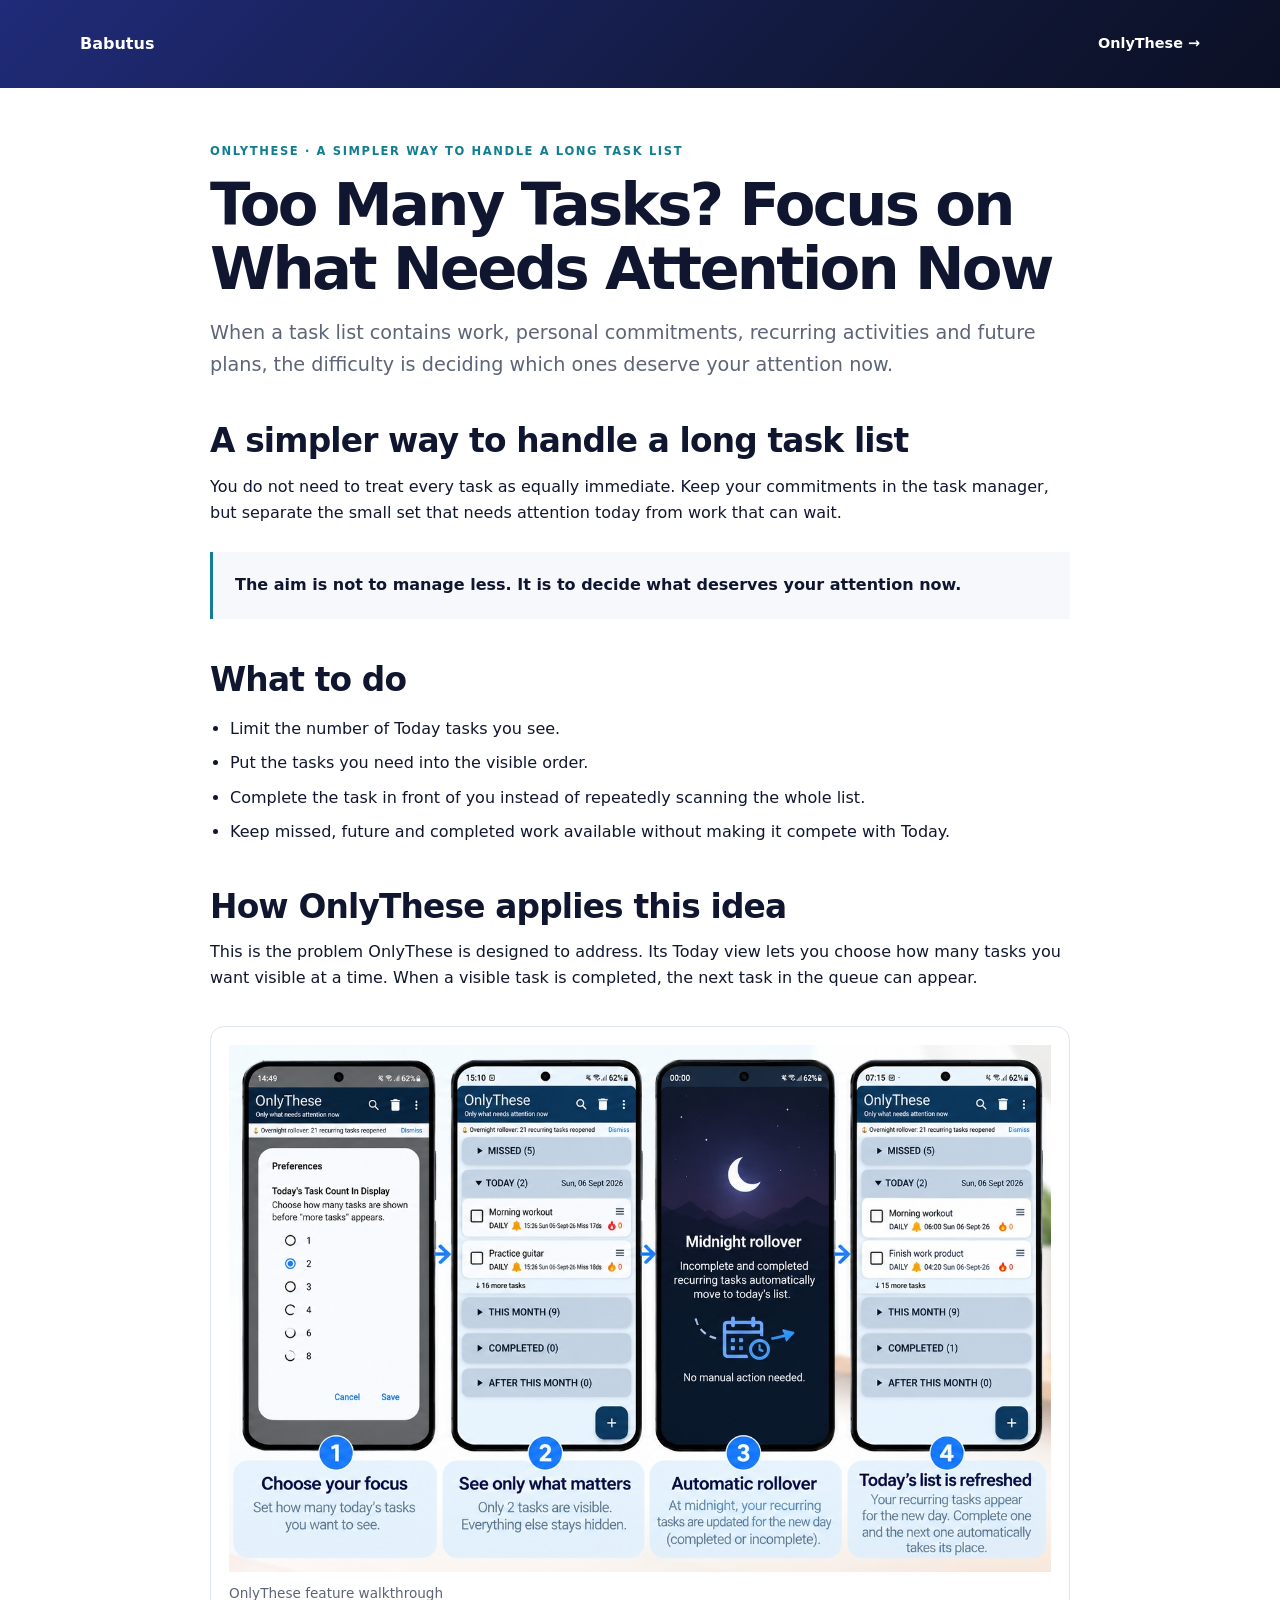
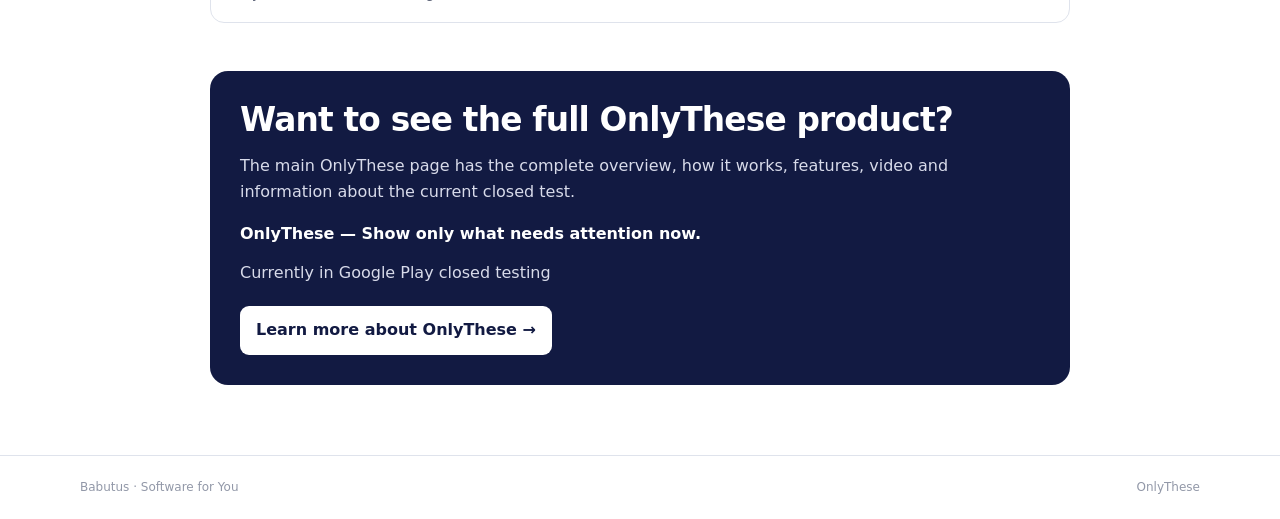
<file: onlythese/too-many-tasks/index.html>
<!doctype html><html lang="en"><head><meta charset="utf-8"><meta name="viewport" content="width=device-width,initial-scale=1"><title>Too Many Tasks? Focus on What Needs Attention Now | OnlyThese</title><meta name="description" content="Overwhelmed by too many tasks? Learn how to focus on what needs attention today without losing sight of everything else."><meta name="robots" content="index, follow"><meta name="author" content="Babutus"><link rel="canonical" href="https://babutus.com/onlythese/too-many-tasks/"><meta property="og:site_name" content="Babutus"><meta property="og:title" content="Too Many Tasks? Focus on What Needs Attention Now | OnlyThese"><meta property="og:description" content="Overwhelmed by too many tasks? Learn how to focus on what needs attention today without losing sight of everything else."><meta property="og:url" content="https://babutus.com/onlythese/too-many-tasks/"><meta property="og:type" content="website"><meta property="og:image" content="https://babutus.com/onlythese/assets/newFeature1.jpg"><meta property="og:image:alt" content="OnlyThese feature graphic"><meta name="twitter:card" content="summary_large_image"><meta name="twitter:title" content="Too Many Tasks? Focus on What Needs Attention Now | OnlyThese"><meta name="twitter:description" content="Overwhelmed by too many tasks? Learn how to focus on what needs attention today without losing sight of everything else."><meta name="twitter:image" content="https://babutus.com/onlythese/assets/newFeature1.jpg"><script type="application/ld+json">{"@context":"https://schema.org","@type":"WebPage","name":"Too Many Tasks? Focus on What Needs Attention Now | OnlyThese","description":"Overwhelmed by too many tasks? Learn how to focus on what needs attention today without losing sight of everything else.","url":"https://babutus.com/onlythese/too-many-tasks/","isPartOf":{"@type":"WebSite","name":"Babutus","url":"https://babutus.com/"},"about":{"@type":"SoftwareApplication","name":"OnlyThese","applicationCategory":"ProductivityApplication","operatingSystem":"Android"}}</script><style>:root{--ink:#10162f;--muted:#5d6478;--dark:#121a42;--line:#dfe3ec;--soft:#f6f8fc;--accent:#127e91;--max:860px}*{box-sizing:border-box}body{margin:0;font-family:Inter,ui-sans-serif,system-ui,-apple-system,"Segoe UI",sans-serif;color:var(--ink);line-height:1.65}a{color:inherit}.site-header{height:88px;background:linear-gradient(135deg,#202b79,#101735 72%,#0b1025);display:flex;align-items:center;padding:0 max(22px,calc((100% - 1120px)/2))}.brand,.back{color:#fff;text-decoration:none;font-weight:700}.back{margin-left:auto;font-size:.9rem}main{width:min(100% - 40px,var(--max));margin:auto;padding:54px 0 70px}.eyebrow{color:var(--accent);font-size:.72rem;font-weight:800;letter-spacing:.14em;text-transform:uppercase;margin:0 0 12px}h1{font-size:clamp(2.2rem,5vw,3.7rem);line-height:1.08;letter-spacing:-.045em;margin:0}.dek{font-size:1.2rem;color:var(--muted);margin:16px 0 42px}h2{font-size:clamp(1.55rem,3vw,2.05rem);line-height:1.2;letter-spacing:-.025em;margin:42px 0 12px}p{margin:0 0 16px}.callout{margin:26px 0;padding:20px 22px;border-left:3px solid var(--accent);background:var(--soft);font-weight:650}ul{padding-left:1.25rem;margin:16px 0 26px}li{margin:8px 0}.visual{margin:34px 0}.visual figure{margin:0;padding:18px;border:1px solid var(--line);border-radius:14px;background:#fff}.visual img{display:block;width:100%;height:auto}.visual figcaption{color:var(--muted);font-size:.85rem;margin-top:10px}.closing{margin-top:48px;padding:30px;border-radius:18px;background:var(--dark);color:#fff}.closing p{color:#d8dbea}.product-link{display:inline-block;margin-top:4px;padding:11px 16px;border-radius:9px;background:#fff;color:var(--dark);text-decoration:none;font-weight:700}.site-footer{border-top:1px solid var(--line);padding:22px max(22px,calc((100% - 1120px)/2));color:#9298a8;font-size:.75rem;display:flex;justify-content:space-between}@media(max-width:620px){main{padding-top:36px}.site-footer{flex-direction:column;gap:8px}}</style></head><body><header class="site-header"><a class="brand" href="https://babutus.com/">Babutus</a><a class="back" href="https://babutus.com/#onlythese">OnlyThese →</a></header><main><p class="eyebrow">OnlyThese · A simpler way to handle a long task list</p><h1>Too Many Tasks? Focus on What Needs Attention Now</h1><p class="dek">When a task list contains work, personal commitments, recurring activities and future plans, the difficulty is deciding which ones deserve your attention now.</p><h2>A simpler way to handle a long task list</h2><p>You do not need to treat every task as equally immediate. Keep your commitments in the task manager, but separate the small set that needs attention today from work that can wait.</p><div class="callout">The aim is not to manage less. It is to decide what deserves your attention now.</div><h2>What to do</h2><ul><li>Limit the number of Today tasks you see.</li><li>Put the tasks you need into the visible order.</li><li>Complete the task in front of you instead of repeatedly scanning the whole list.</li><li>Keep missed, future and completed work available without making it compete with Today.</li></ul><h2>How OnlyThese applies this idea</h2><p>This is the problem OnlyThese is designed to address. Its Today view lets you choose how many tasks you want visible at a time. When a visible task is completed, the next task in the queue can appear.</p><div class="visual"><figure><img src="../assets/newFeature1.jpg" alt="OnlyThese feature walkthrough" loading="lazy"><figcaption>OnlyThese feature walkthrough</figcaption></figure></div><section class="closing"><h2 style="margin-top:0">Want to see the full OnlyThese product?</h2><p>The main OnlyThese page has the complete overview, how it works, features, video and information about the current closed test.</p><strong>OnlyThese — Show only what needs attention now.</strong><p style="margin-top:12px">Currently in Google Play closed testing</p><a class="product-link" href="https://babutus.com/#onlythese">Learn more about OnlyThese →</a></section></main><footer class="site-footer"><span>Babutus · Software for You</span><span>OnlyThese</span></footer></body></html>
</file>
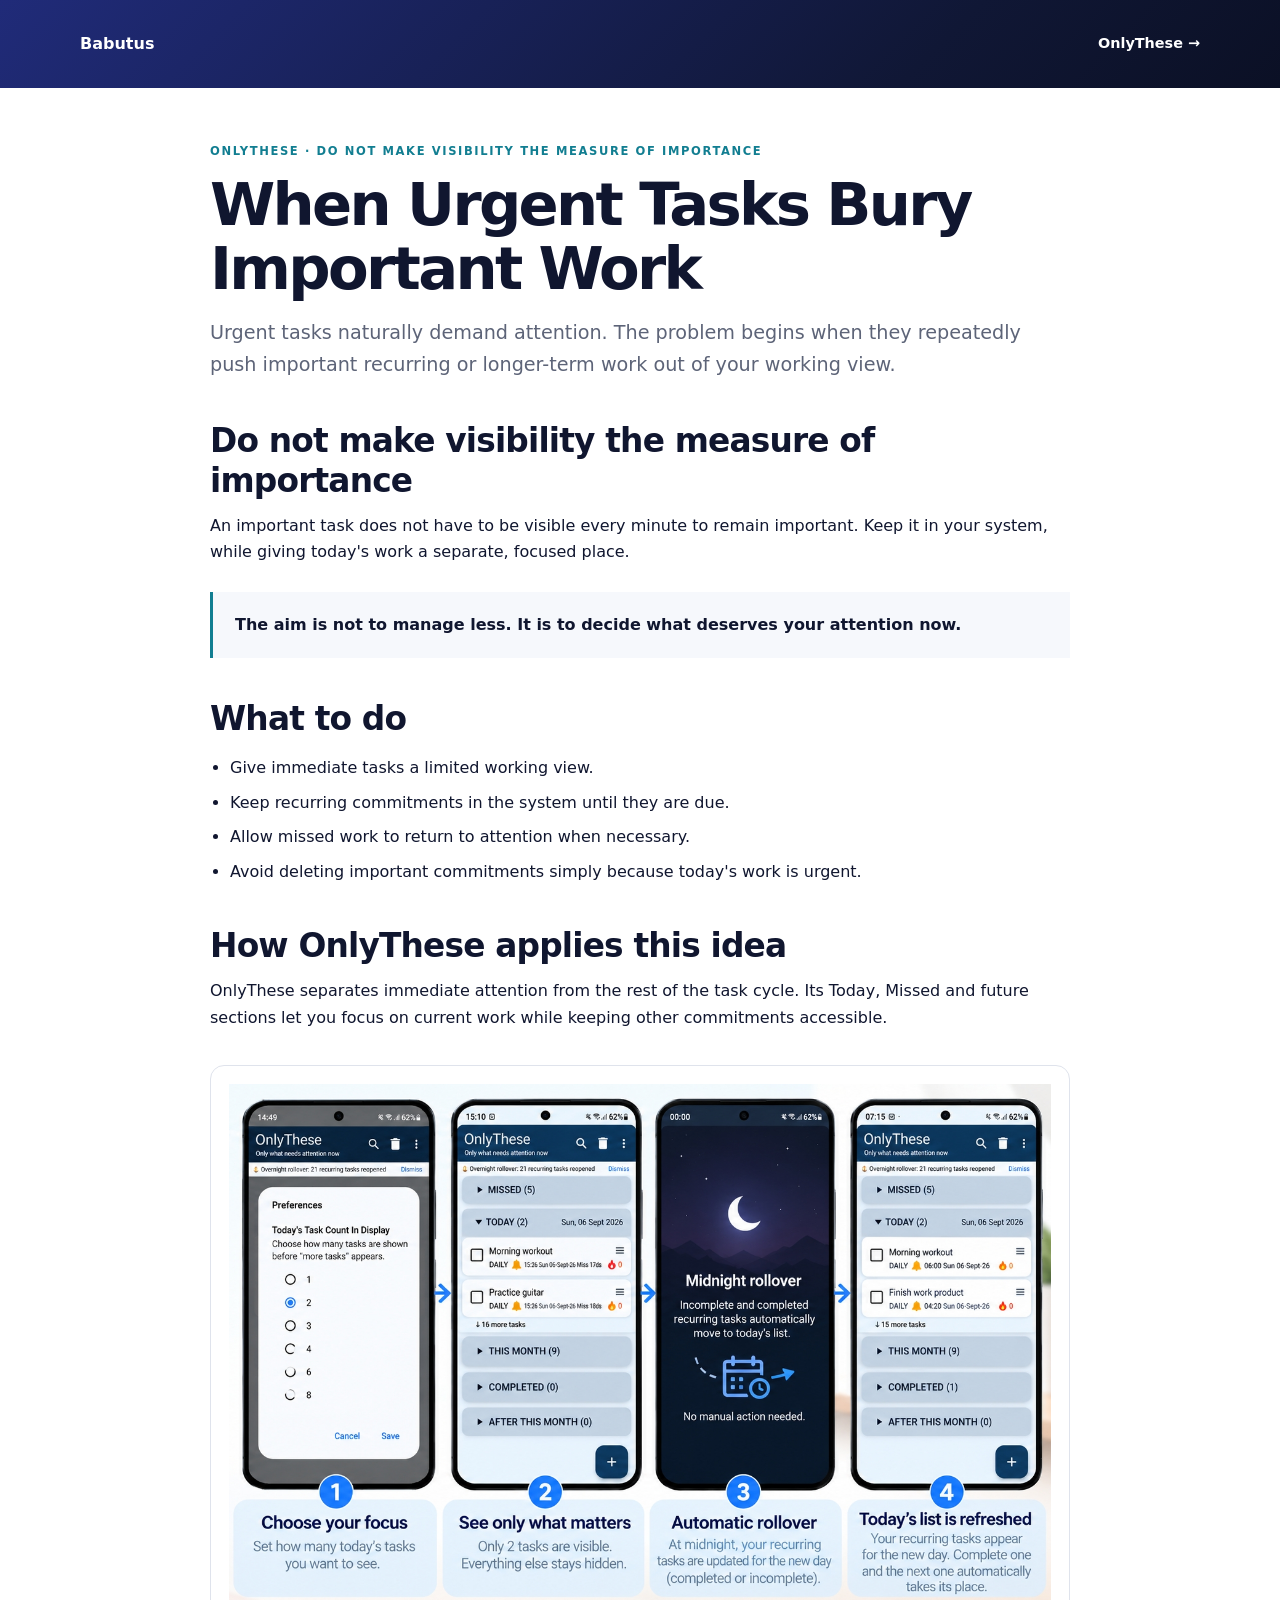
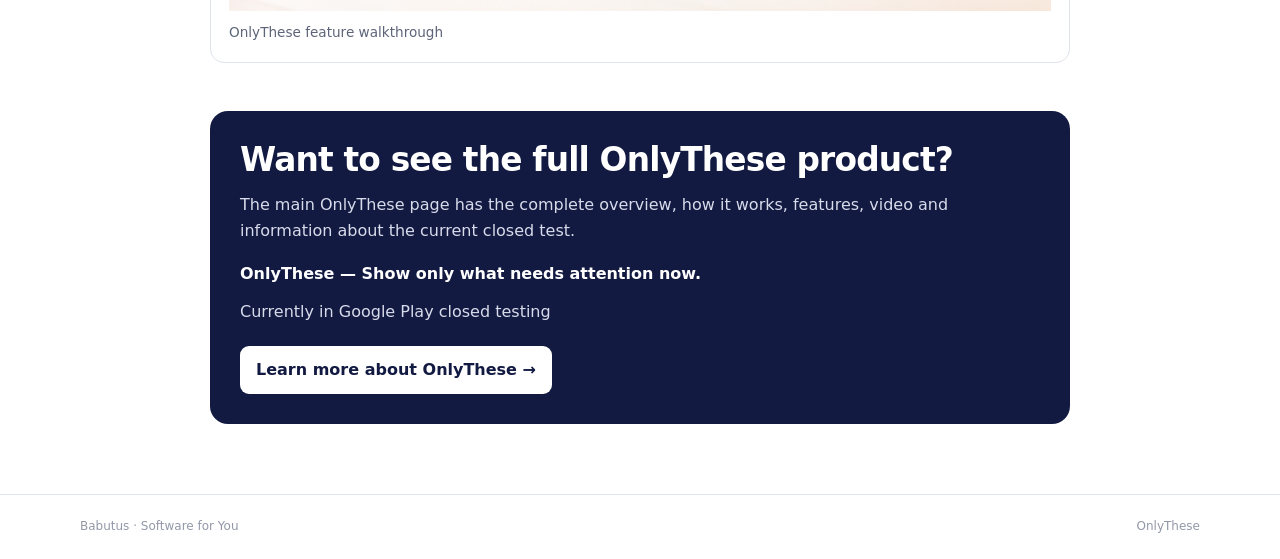
<file: onlythese/urgent-tasks-important-tasks/index.html>
<!doctype html><html lang="en"><head><meta charset="utf-8"><meta name="viewport" content="width=device-width,initial-scale=1"><title>Important Tasks Get Buried by Urgent Tasks | OnlyThese</title><meta name="description" content="Urgent work can push important commitments out of sight. Learn how to keep important work in your system while focusing on what needs attention now."><meta name="robots" content="index, follow"><meta name="author" content="Babutus"><link rel="canonical" href="https://babutus.com/onlythese/urgent-tasks-important-tasks/"><meta property="og:site_name" content="Babutus"><meta property="og:title" content="Important Tasks Get Buried by Urgent Tasks | OnlyThese"><meta property="og:description" content="Urgent work can push important commitments out of sight. Learn how to keep important work in your system while focusing on what needs attention now."><meta property="og:url" content="https://babutus.com/onlythese/urgent-tasks-important-tasks/"><meta property="og:type" content="website"><meta property="og:image" content="https://babutus.com/onlythese/assets/newFeature1.jpg"><meta property="og:image:alt" content="OnlyThese feature graphic"><meta name="twitter:card" content="summary_large_image"><meta name="twitter:title" content="Important Tasks Get Buried by Urgent Tasks | OnlyThese"><meta name="twitter:description" content="Urgent work can push important commitments out of sight. Learn how to keep important work in your system while focusing on what needs attention now."><meta name="twitter:image" content="https://babutus.com/onlythese/assets/newFeature1.jpg"><script type="application/ld+json">{"@context":"https://schema.org","@type":"WebPage","name":"Important Tasks Get Buried by Urgent Tasks | OnlyThese","description":"Urgent work can push important commitments out of sight. Learn how to keep important work in your system while focusing on what needs attention now.","url":"https://babutus.com/onlythese/urgent-tasks-important-tasks/","isPartOf":{"@type":"WebSite","name":"Babutus","url":"https://babutus.com/"},"about":{"@type":"SoftwareApplication","name":"OnlyThese","applicationCategory":"ProductivityApplication","operatingSystem":"Android"}}</script><style>:root{--ink:#10162f;--muted:#5d6478;--dark:#121a42;--line:#dfe3ec;--soft:#f6f8fc;--accent:#127e91;--max:860px}*{box-sizing:border-box}body{margin:0;font-family:Inter,ui-sans-serif,system-ui,-apple-system,"Segoe UI",sans-serif;color:var(--ink);line-height:1.65}a{color:inherit}.site-header{height:88px;background:linear-gradient(135deg,#202b79,#101735 72%,#0b1025);display:flex;align-items:center;padding:0 max(22px,calc((100% - 1120px)/2))}.brand,.back{color:#fff;text-decoration:none;font-weight:700}.back{margin-left:auto;font-size:.9rem}main{width:min(100% - 40px,var(--max));margin:auto;padding:54px 0 70px}.eyebrow{color:var(--accent);font-size:.72rem;font-weight:800;letter-spacing:.14em;text-transform:uppercase;margin:0 0 12px}h1{font-size:clamp(2.2rem,5vw,3.7rem);line-height:1.08;letter-spacing:-.045em;margin:0}.dek{font-size:1.2rem;color:var(--muted);margin:16px 0 42px}h2{font-size:clamp(1.55rem,3vw,2.05rem);line-height:1.2;letter-spacing:-.025em;margin:42px 0 12px}p{margin:0 0 16px}.callout{margin:26px 0;padding:20px 22px;border-left:3px solid var(--accent);background:var(--soft);font-weight:650}ul{padding-left:1.25rem;margin:16px 0 26px}li{margin:8px 0}.visual{margin:34px 0}.visual figure{margin:0;padding:18px;border:1px solid var(--line);border-radius:14px;background:#fff}.visual img{display:block;width:100%;height:auto}.visual figcaption{color:var(--muted);font-size:.85rem;margin-top:10px}.closing{margin-top:48px;padding:30px;border-radius:18px;background:var(--dark);color:#fff}.closing p{color:#d8dbea}.product-link{display:inline-block;margin-top:4px;padding:11px 16px;border-radius:9px;background:#fff;color:var(--dark);text-decoration:none;font-weight:700}.site-footer{border-top:1px solid var(--line);padding:22px max(22px,calc((100% - 1120px)/2));color:#9298a8;font-size:.75rem;display:flex;justify-content:space-between}@media(max-width:620px){main{padding-top:36px}.site-footer{flex-direction:column;gap:8px}}</style></head><body><header class="site-header"><a class="brand" href="https://babutus.com/">Babutus</a><a class="back" href="https://babutus.com/#onlythese">OnlyThese →</a></header><main><p class="eyebrow">OnlyThese · Do not make visibility the measure of importance</p><h1>When Urgent Tasks Bury Important Work</h1><p class="dek">Urgent tasks naturally demand attention. The problem begins when they repeatedly push important recurring or longer-term work out of your working view.</p><h2>Do not make visibility the measure of importance</h2><p>An important task does not have to be visible every minute to remain important. Keep it in your system, while giving today's work a separate, focused place.</p><div class="callout">The aim is not to manage less. It is to decide what deserves your attention now.</div><h2>What to do</h2><ul><li>Give immediate tasks a limited working view.</li><li>Keep recurring commitments in the system until they are due.</li><li>Allow missed work to return to attention when necessary.</li><li>Avoid deleting important commitments simply because today's work is urgent.</li></ul><h2>How OnlyThese applies this idea</h2><p>OnlyThese separates immediate attention from the rest of the task cycle. Its Today, Missed and future sections let you focus on current work while keeping other commitments accessible.</p><div class="visual"><figure><img src="../assets/newFeature1.jpg" alt="OnlyThese feature walkthrough" loading="lazy"><figcaption>OnlyThese feature walkthrough</figcaption></figure></div><section class="closing"><h2 style="margin-top:0">Want to see the full OnlyThese product?</h2><p>The main OnlyThese page has the complete overview, how it works, features, video and information about the current closed test.</p><strong>OnlyThese — Show only what needs attention now.</strong><p style="margin-top:12px">Currently in Google Play closed testing</p><a class="product-link" href="https://babutus.com/#onlythese">Learn more about OnlyThese →</a></section></main><footer class="site-footer"><span>Babutus · Software for You</span><span>OnlyThese</span></footer></body></html>
</file>
